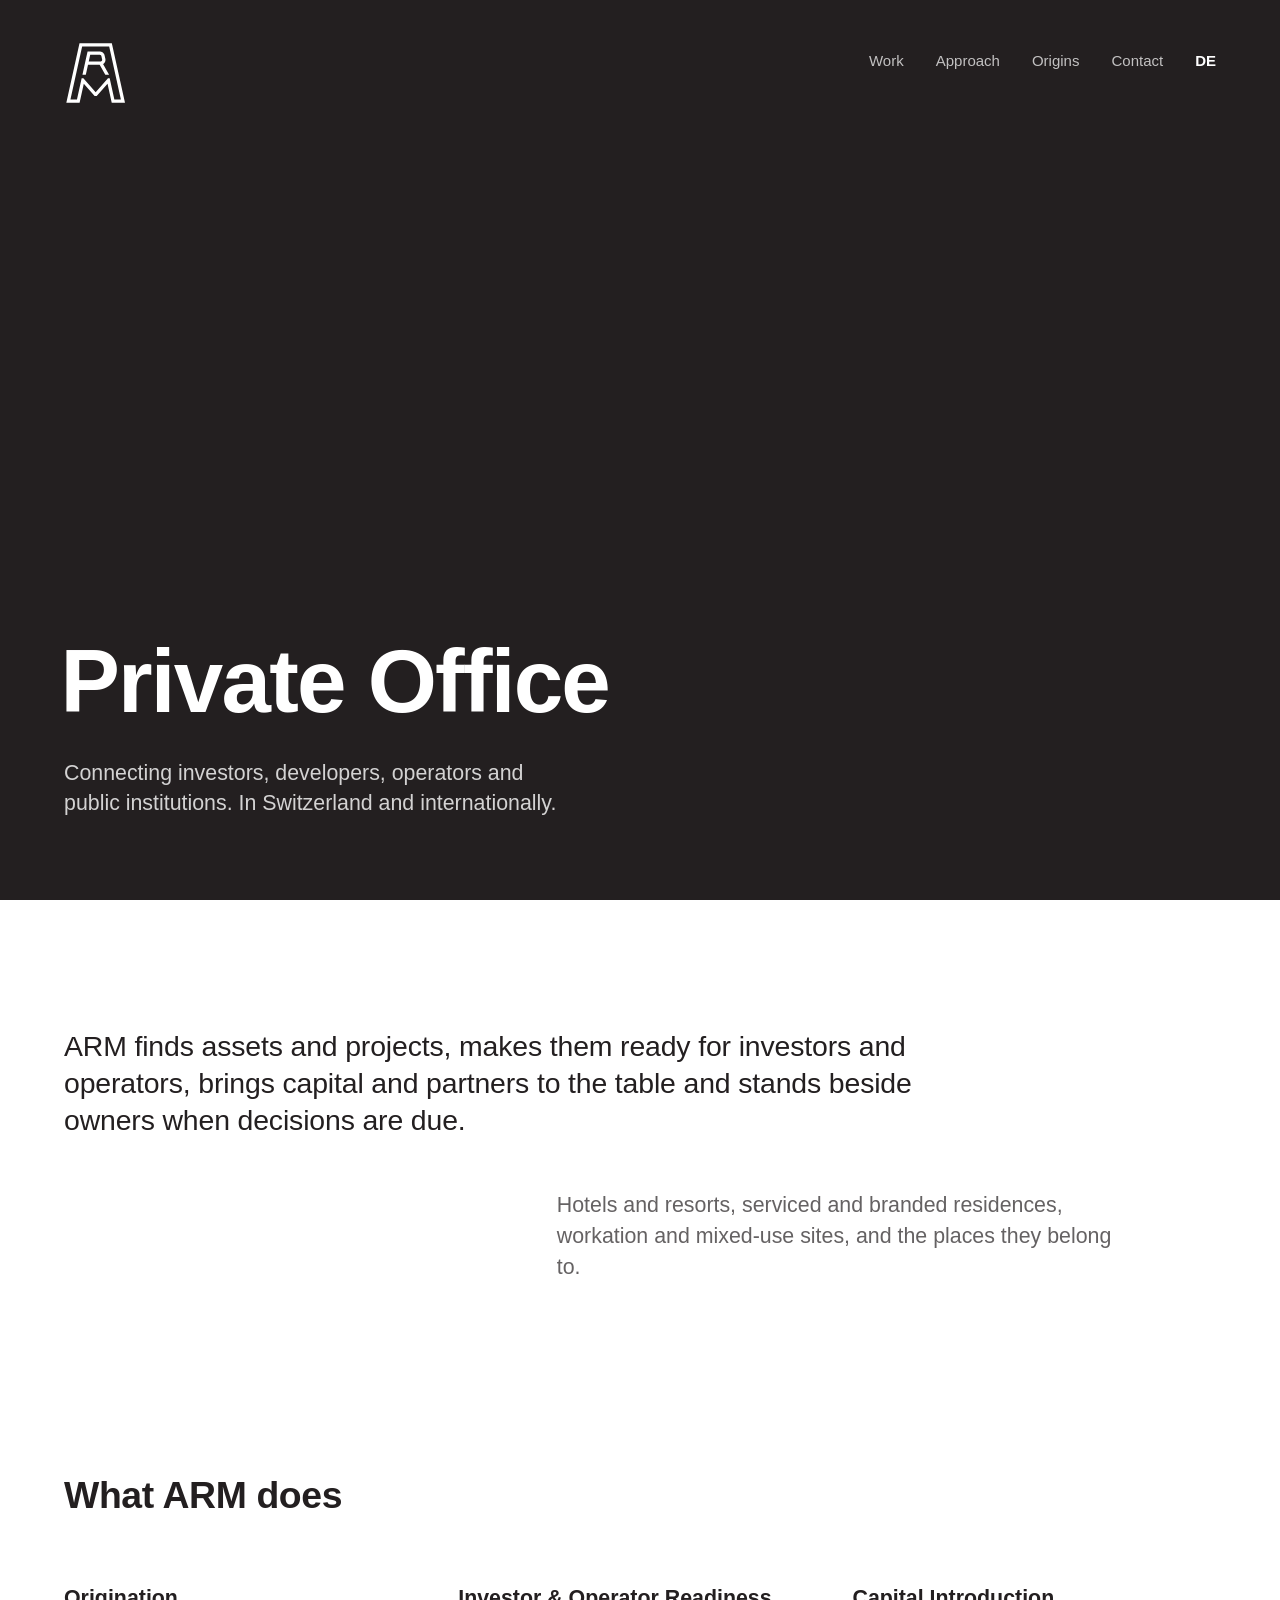
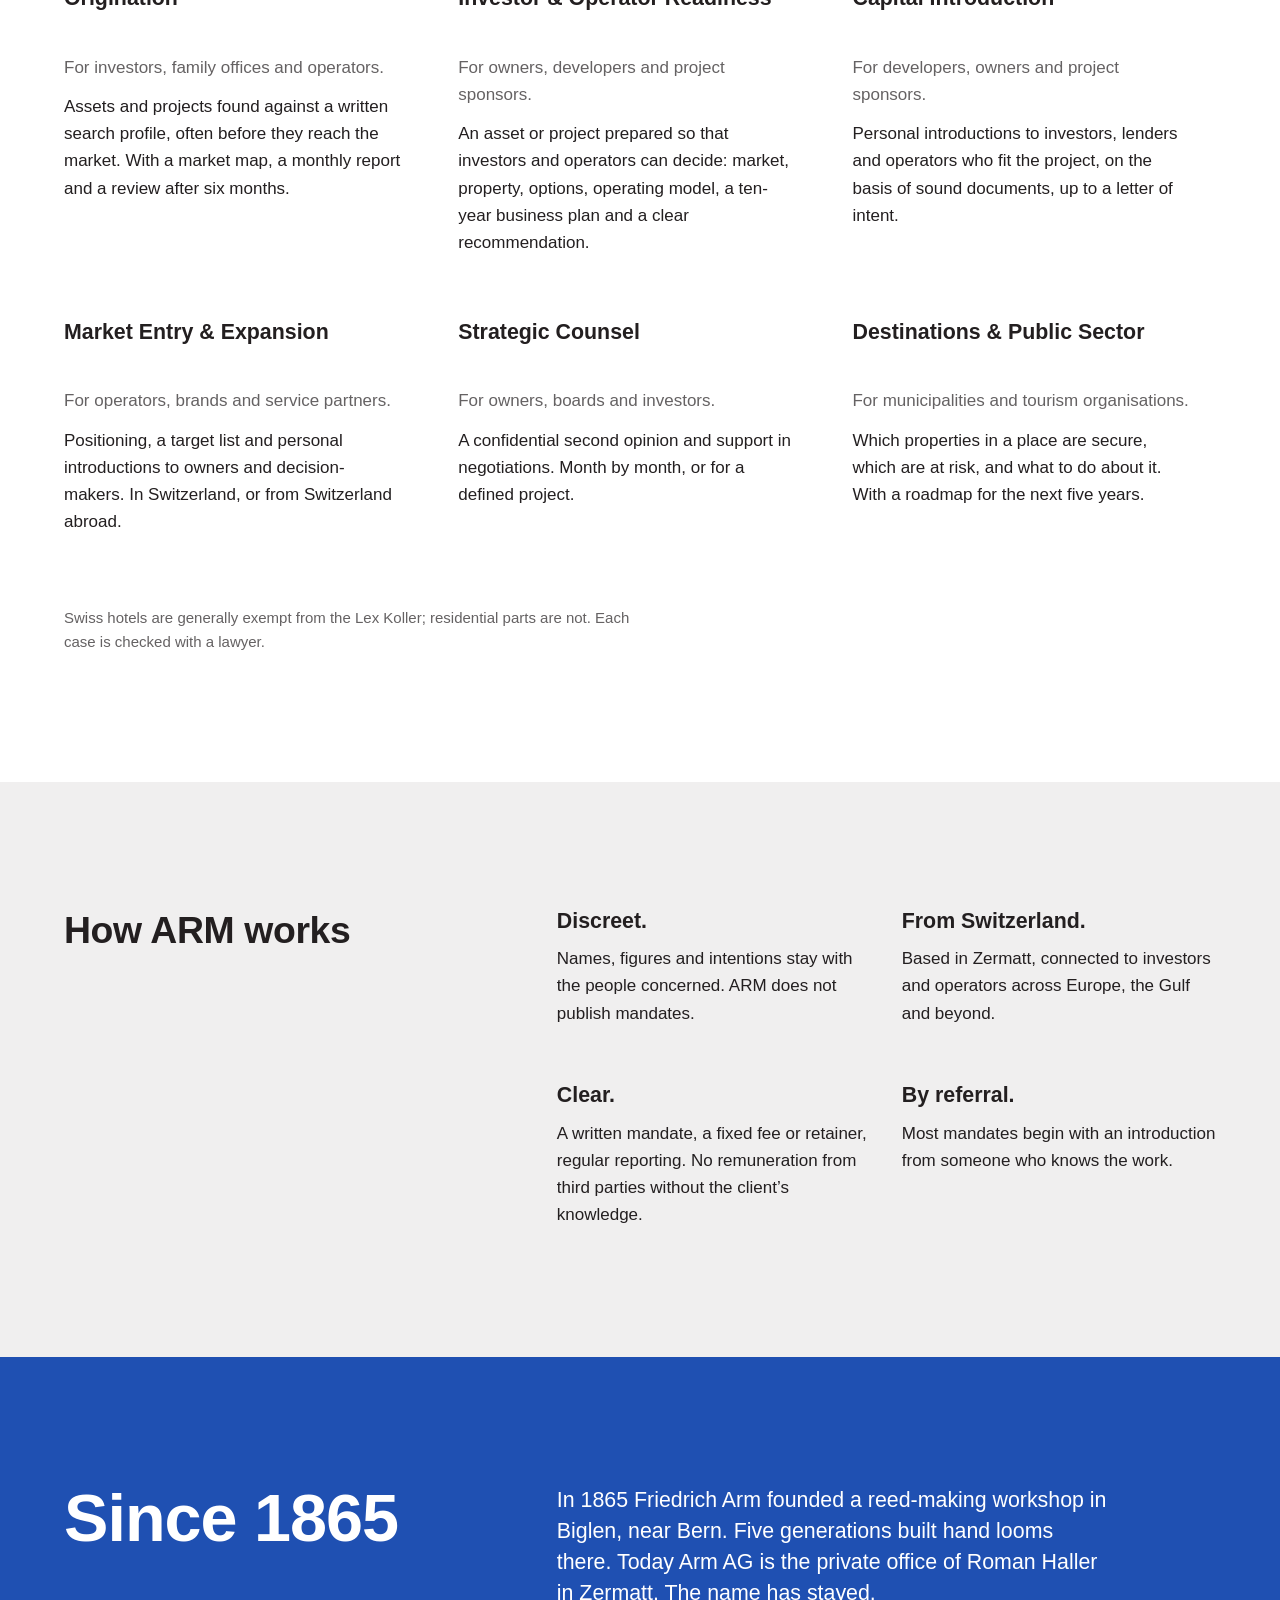
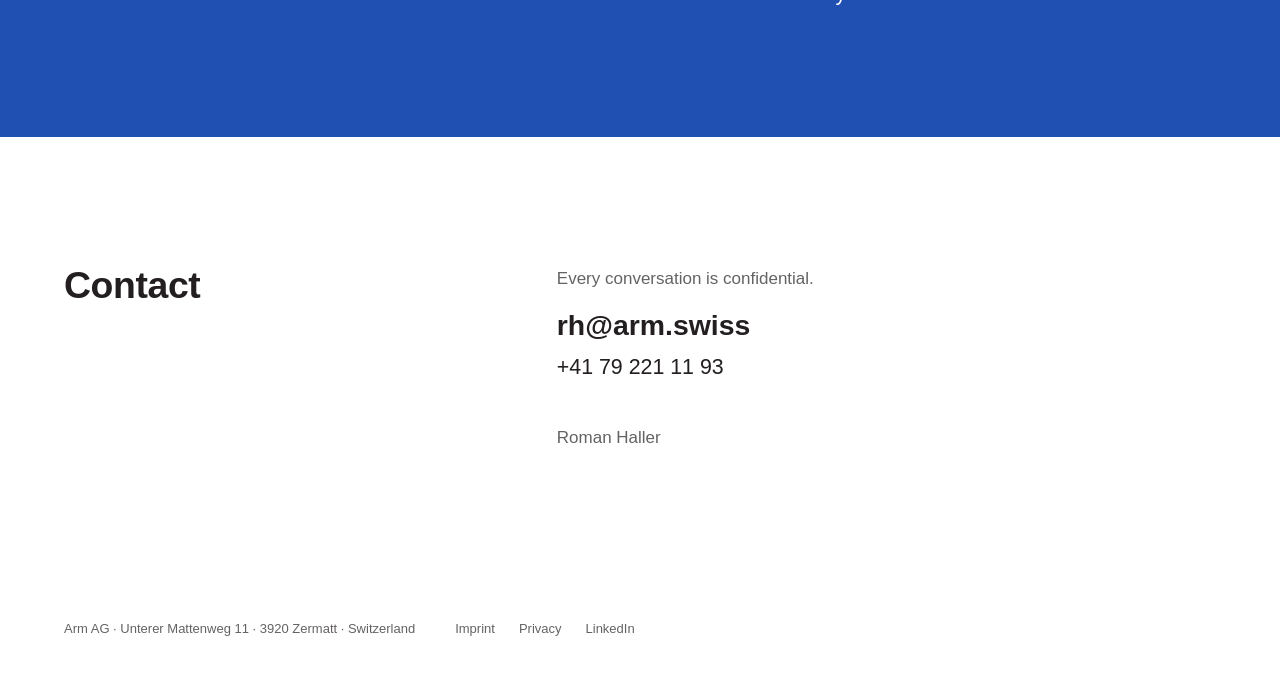
<file: index.html>
<!doctype html>
<html lang="en">
<head>
<meta charset="utf-8">
<meta name="viewport" content="width=device-width,initial-scale=1">
<title>ARM | Private Office</title>
<meta name="description" content="ARM – Private Office in Zermatt connects investors, developers, operators and public institutions, in Switzerland and internationally. Hotels and resorts, serviced and branded residences, workation and mixed-use sites.">
<link rel="canonical" href="https://www.arm.swiss/">
<link rel="alternate" hreflang="en" href="https://www.arm.swiss/"><link rel="alternate" hreflang="de" href="https://www.arm.swiss/de/"><link rel="alternate" hreflang="x-default" href="https://www.arm.swiss/">
<link rel="icon" href="./favicon.svg" type="image/svg+xml">
<link rel="icon" href="./favicon-32.png" sizes="32x32" type="image/png">
<link rel="apple-touch-icon" href="./apple-touch-icon.png">
<meta name="theme-color" content="#FFFFFF">
<meta property="og:type" content="website">
<meta property="og:site_name" content="ARM – Private Office">
<meta property="og:title" content="ARM | Private Office">
<meta property="og:description" content="ARM – Private Office in Zermatt connects investors, developers, operators and public institutions, in Switzerland and internationally. Hotels and resorts, serviced and branded residences, workation and mixed-use sites.">
<meta property="og:url" content="https://www.arm.swiss/">
<meta property="og:image" content="https://www.arm.swiss/img/og.png">
<meta property="og:image:width" content="1200"><meta property="og:image:height" content="630">
<meta property="og:image:alt" content="ARM monogram">
<meta name="twitter:card" content="summary_large_image">
<link rel="stylesheet" href="./style.css?v=4">
</head>
<body>
<a class="skip" href="#main">Skip to content</a>
<div class="hero">
<header class="top top-dark"><div class="wrap top-in">
<a class="mark" href="./" aria-label="ARM – Private Office, home"><svg xmlns="http://www.w3.org/2000/svg" class="mono" aria-hidden="true" focusable="false" viewBox="-9.6 -1.2 19.2 19.4"><path fill="#FFFFFF" fill-rule="evenodd" d="M-3.597,11.769 L-0.314,15.500 L0.314,15.500 L3.597,11.769 L4.868,17.500 L8.892,17.500 L4.901,-0.500 L-4.901,-0.500 L-8.892,17.500 L-4.868,17.500 Z M5.670,16.500 L4.251,10.100 L3.734,10.100 L0.000,14.343 L-3.734,10.100 L-4.251,10.100 L-5.670,16.500 L-7.646,16.500 L-4.099,0.500 L4.099,0.500 L7.646,16.500 Z M2.396,5.683 L2.473,5.619 L2.544,5.551 L2.612,5.477 L2.674,5.400 L2.731,5.318 L2.782,5.233 L2.828,5.145 L2.868,5.054 L2.901,4.960 L2.929,4.865 L2.950,4.768 L2.964,4.669 L2.972,4.570 L2.973,4.471 L2.968,4.372 L2.956,4.273 L2.940,4.183 L2.714,3.167 L2.692,3.082 L2.662,2.990 L2.627,2.900 L2.585,2.813 L2.538,2.728 L2.486,2.647 L2.428,2.569 L2.366,2.496 L2.299,2.426 L2.228,2.361 L2.153,2.300 L2.073,2.245 L1.991,2.195 L1.905,2.150 L1.817,2.110 L1.727,2.077 L1.634,2.049 L1.540,2.028 L1.444,2.012 L1.348,2.003 L1.260,2.000 L-2.456,2.000 L-3.163,5.192 L-3.163,5.192 L-4.007,9.000 L-2.983,9.000 L-2.318,6.000 L1.209,6.000 L2.920,9.000 L4.071,9.000 L2.240,5.789 L2.316,5.741 Z M1.284,3.001 L1.316,3.004 L1.348,3.010 L1.379,3.017 L1.410,3.026 L1.440,3.037 L1.469,3.050 L1.498,3.065 L1.525,3.082 L1.552,3.100 L1.577,3.121 L1.601,3.142 L1.623,3.165 L1.644,3.190 L1.663,3.216 L1.680,3.243 L1.696,3.271 L1.710,3.300 L1.722,3.330 L1.732,3.361 L1.742,3.400 L1.960,4.384 L1.967,4.424 L1.971,4.457 L1.973,4.490 L1.973,4.523 L1.970,4.556 L1.965,4.589 L1.958,4.622 L1.949,4.653 L1.938,4.685 L1.925,4.715 L1.909,4.744 L1.892,4.773 L1.873,4.800 L1.853,4.826 L1.830,4.850 L1.806,4.873 L1.781,4.894 L1.754,4.913 L1.726,4.931 L1.697,4.947 L1.667,4.961 L1.636,4.973 L1.604,4.982 L1.572,4.990 L1.539,4.995 L1.506,4.999 L1.465,5.000 L-2.096,5.000 L-1.653,3.000 L1.244,3.000 Z"/></svg></a>
<nav class="nav" aria-label="Main"><a href="./#work">Work</a><a href="./#approach">Approach</a><a href="./#origins">Origins</a><a href="./#contact">Contact</a><a class="lang" href="./de/" hreflang="de" lang="de" title="Deutsch">DE</a></nav>
</div></header>
<div class="wrap hero-in">
<h1>Private Office</h1>
<p class="sub">Connecting investors, developers, operators and public institutions. In Switzerland and internationally.</p>
</div>
</div>
<main id="main">
<section class="intro"><div class="wrap grid">
<p class="statement">ARM finds assets and projects, makes them ready for investors and operators, brings capital and partners to the table and stands beside owners when decisions are due.</p>
<p class="statement-2">Hotels and resorts, serviced and branded residences, workation and mixed-use sites, and the places they belong to.</p>
</div></section>

<section class="sec" id="work"><div class="wrap">
<h2 class="h2">What ARM does</h2>
<ul class="fields"><li class="field"><h3>Origination</h3><p class="who">For investors, family offices and operators.</p><p>Assets and projects found against a written search profile, often before they reach the market. With a market map, a monthly report and a review after six months.</p></li><li class="field"><h3>Investor &amp; Operator Readiness</h3><p class="who">For owners, developers and project sponsors.</p><p>An asset or project prepared so that investors and operators can decide: market, property, options, operating model, a ten-year business plan and a clear recommendation.</p></li><li class="field"><h3>Capital Introduction</h3><p class="who">For developers, owners and project sponsors.</p><p>Personal introductions to investors, lenders and operators who fit the project, on the basis of sound documents, up to a letter of intent.</p></li><li class="field"><h3>Market Entry &amp; Expansion</h3><p class="who">For operators, brands and service partners.</p><p>Positioning, a target list and personal introductions to owners and decision-makers. In Switzerland, or from Switzerland abroad.</p></li><li class="field"><h3>Strategic Counsel</h3><p class="who">For owners, boards and investors.</p><p>A confidential second opinion and support in negotiations. Month by month, or for a defined project.</p></li><li class="field"><h3>Destinations &amp; Public Sector</h3><p class="who">For municipalities and tourism organisations.</p><p>Which properties in a place are secure, which are at risk, and what to do about it. With a roadmap for the next five years.</p></li></ul>
<p class="note">Swiss hotels are generally exempt from the Lex Koller; residential parts are not. Each case is checked with a lawyer.</p>
</div></section>

<section class="sec sec-grey" id="approach"><div class="wrap grid">
<h2 class="h2 col-a">How ARM works</h2>
<ul class="way col-b"><li><h3>Discreet.</h3><p>Names, figures and intentions stay with the people concerned. ARM does not publish mandates.</p></li><li><h3>From Switzerland.</h3><p>Based in Zermatt, connected to investors and operators across Europe, the Gulf and beyond.</p></li><li><h3>Clear.</h3><p>A written mandate, a fixed fee or retainer, regular reporting. No remuneration from third parties without the client’s knowledge.</p></li><li><h3>By referral.</h3><p>Most mandates begin with an introduction from someone who knows the work.</p></li></ul>
</div></section>

<section class="origin" id="origins"><div class="wrap grid">
<h2 class="origin-h col-a">Since 1865</h2>
<p class="origin-t col-b">In 1865 Friedrich Arm founded a reed-making workshop in Biglen, near Bern. Five generations built hand looms there. Today Arm AG is the private office of Roman Haller in Zermatt. The name has stayed.</p>
</div></section>

<section class="sec contact" id="contact"><div class="wrap grid">
<h2 class="h2 col-a">Contact</h2>
<div class="col-b">
<p class="contact-lead">Every conversation is confidential.</p>
<p class="mail"><a href="mailto:rh@arm.swiss?subject=Enquiry%20via%20arm.swiss">rh@arm.swiss</a></p>
<p class="phone"><a href="tel:+41792211193">+41 79 221 11 93</a></p>
<p class="who-c">Roman Haller</p>
</div>
</div></section>
</main>
<script type="application/ld+json">{"@context": "https://schema.org", "@type": "Organization", "name": "ARM – Private Office", "legalName": "Arm AG", "url": "https://www.arm.swiss/", "logo": "https://www.arm.swiss/img/arm-monogramm-512.png", "foundingDate": "1865", "email": "rh@arm.swiss", "telephone": "+41 79 221 11 93", "address": {"@type": "PostalAddress", "streetAddress": "Unterer Mattenweg 11", "postalCode": "3920", "addressLocality": "Zermatt", "addressRegion": "VS", "addressCountry": "CH"}, "sameAs": ["https://www.linkedin.com/company/armswiss/"]}</script>
<footer class="foot"><div class="wrap foot-in">
<p>Arm AG · Unterer Mattenweg 11 · 3920 Zermatt · Switzerland</p>
<p class="foot-links"><a href="./legal-notice/">Imprint</a><a href="./privacy-policy/">Privacy</a><a href="https://www.linkedin.com/company/armswiss/" rel="noopener">LinkedIn</a></p>
</div></footer>
</body>
</html>
</file>
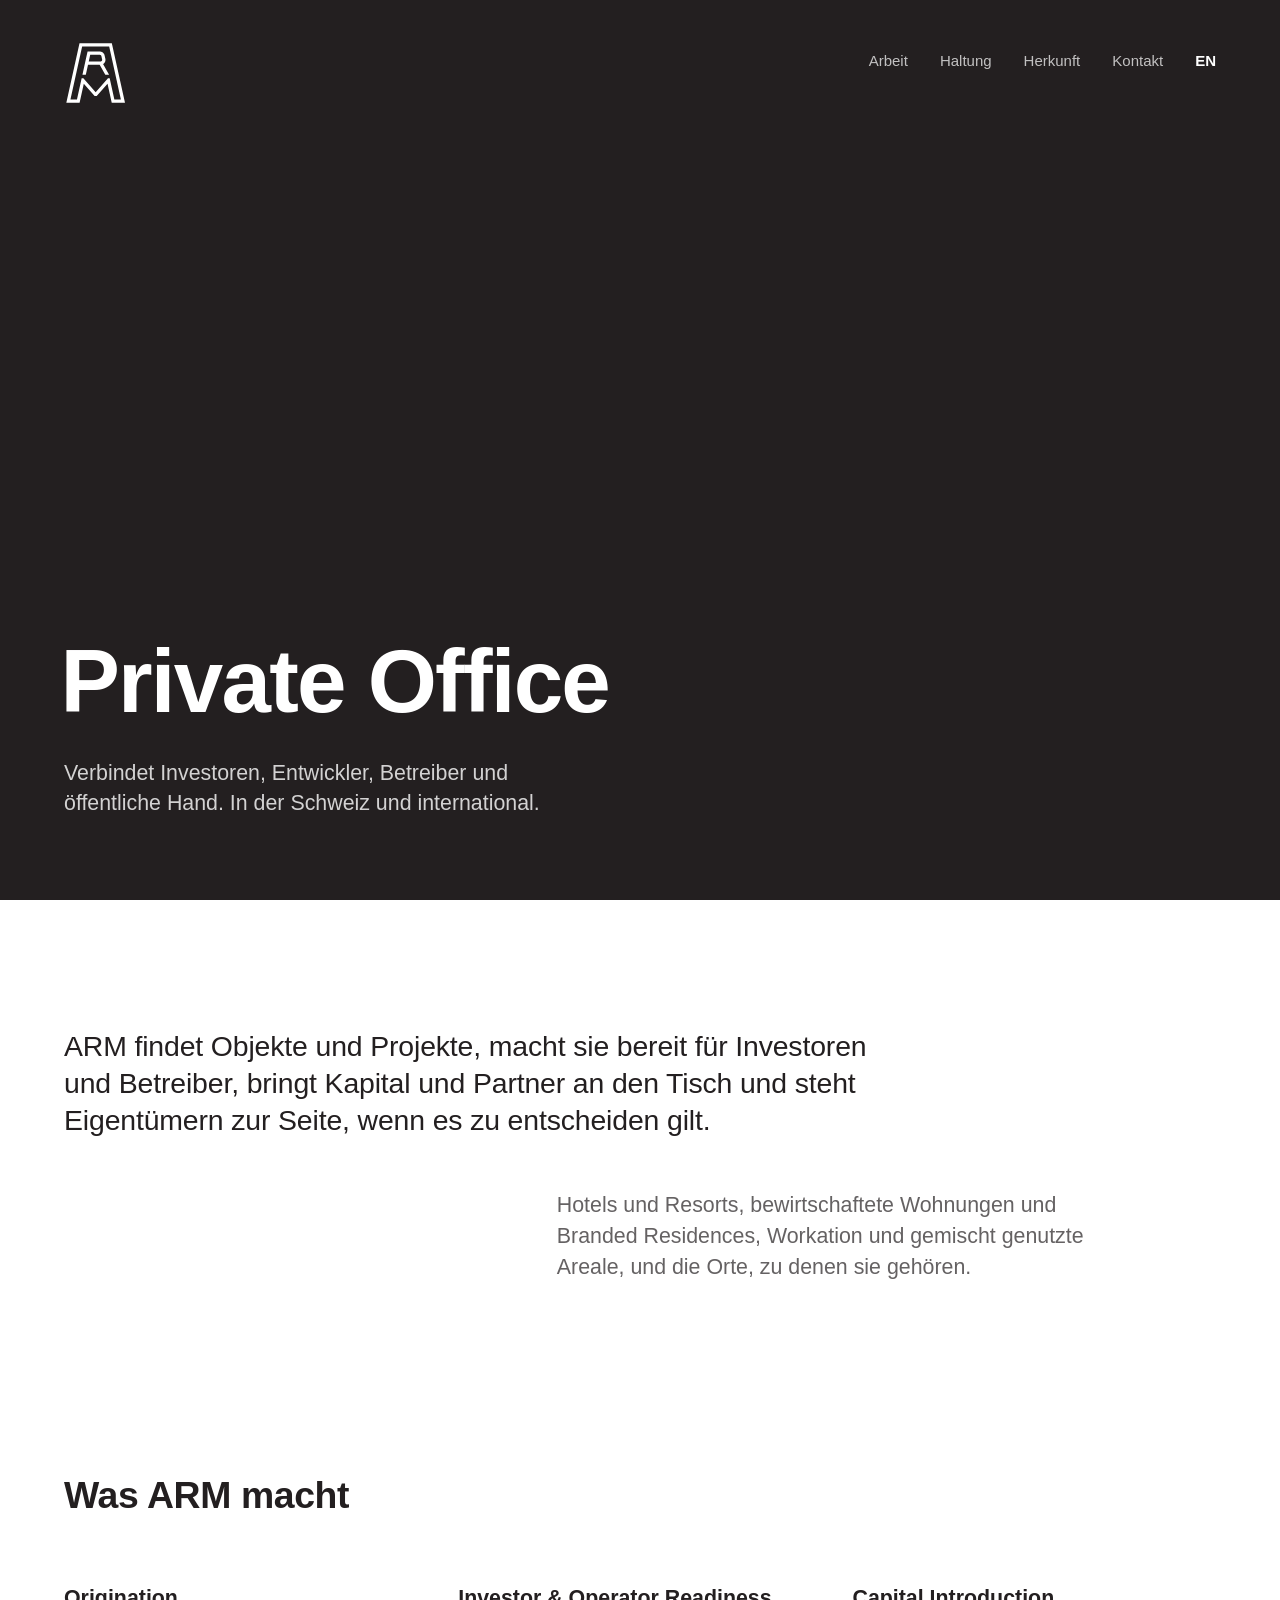
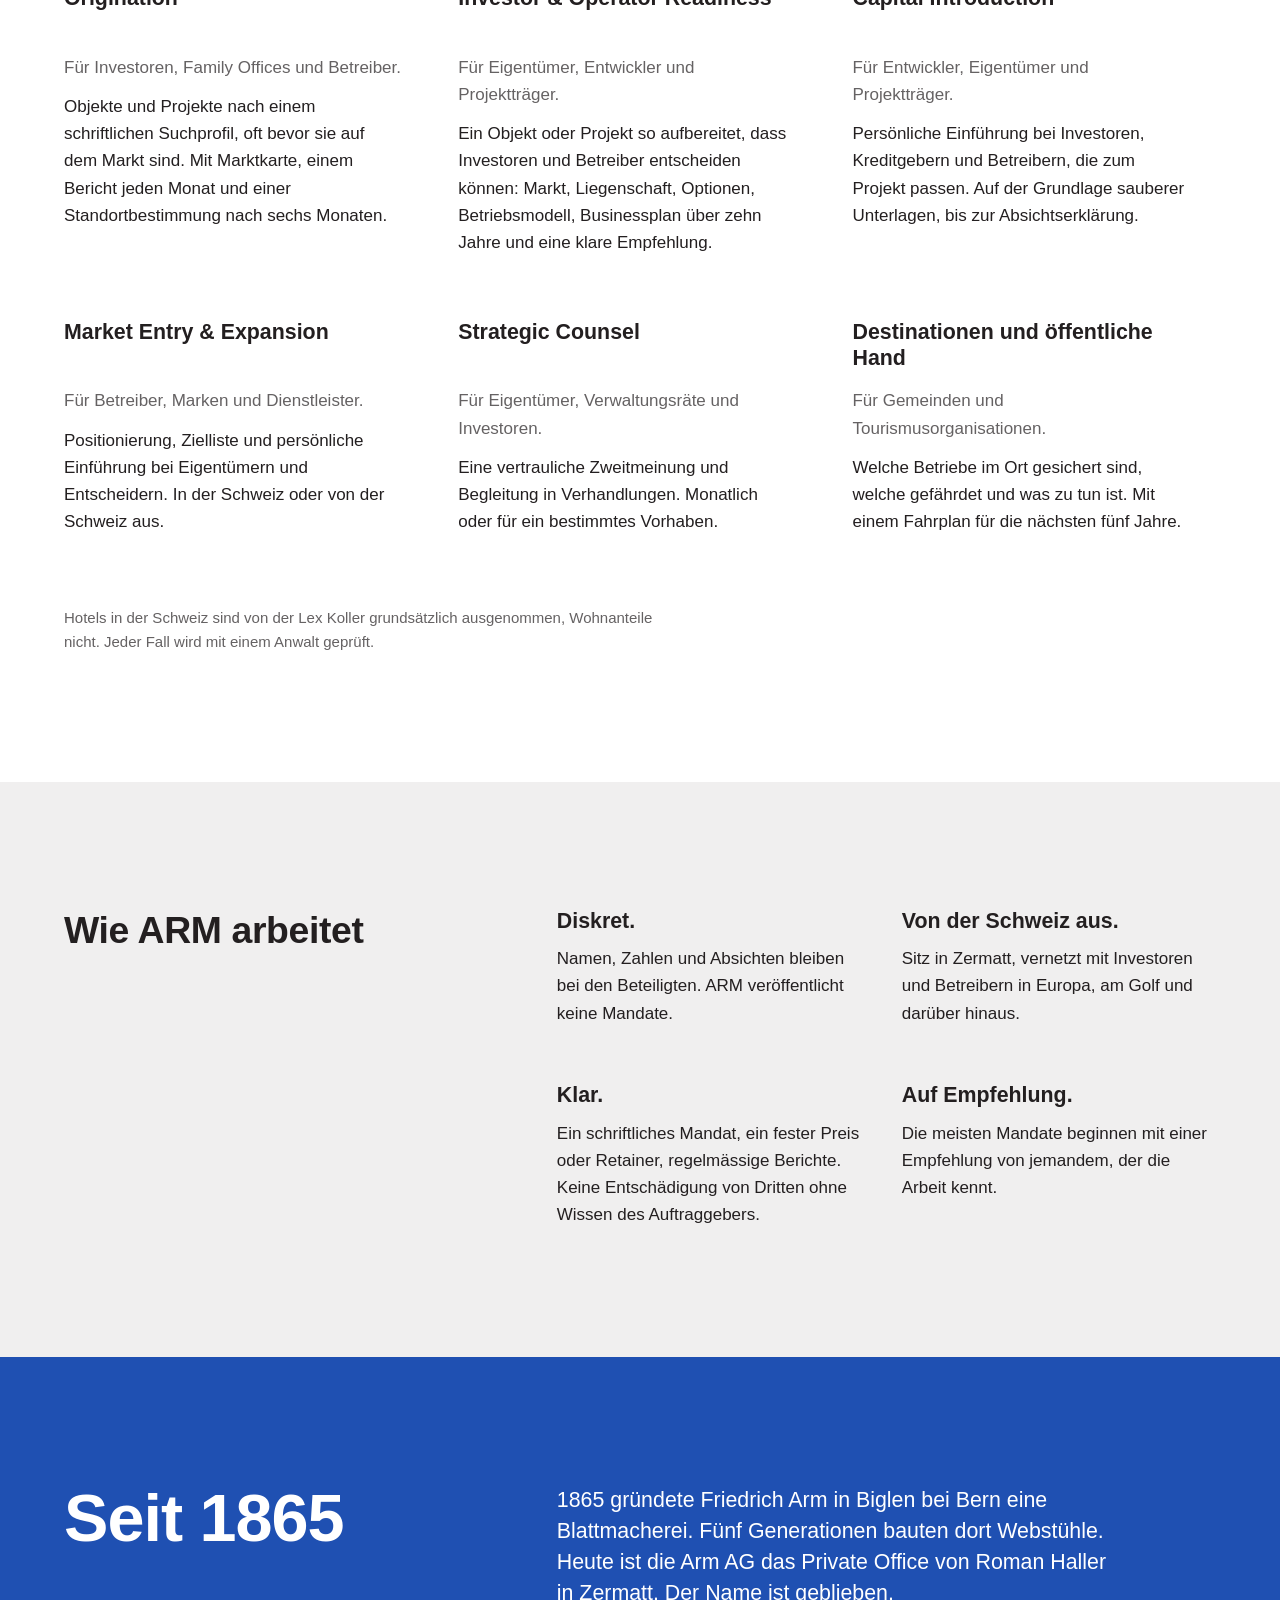
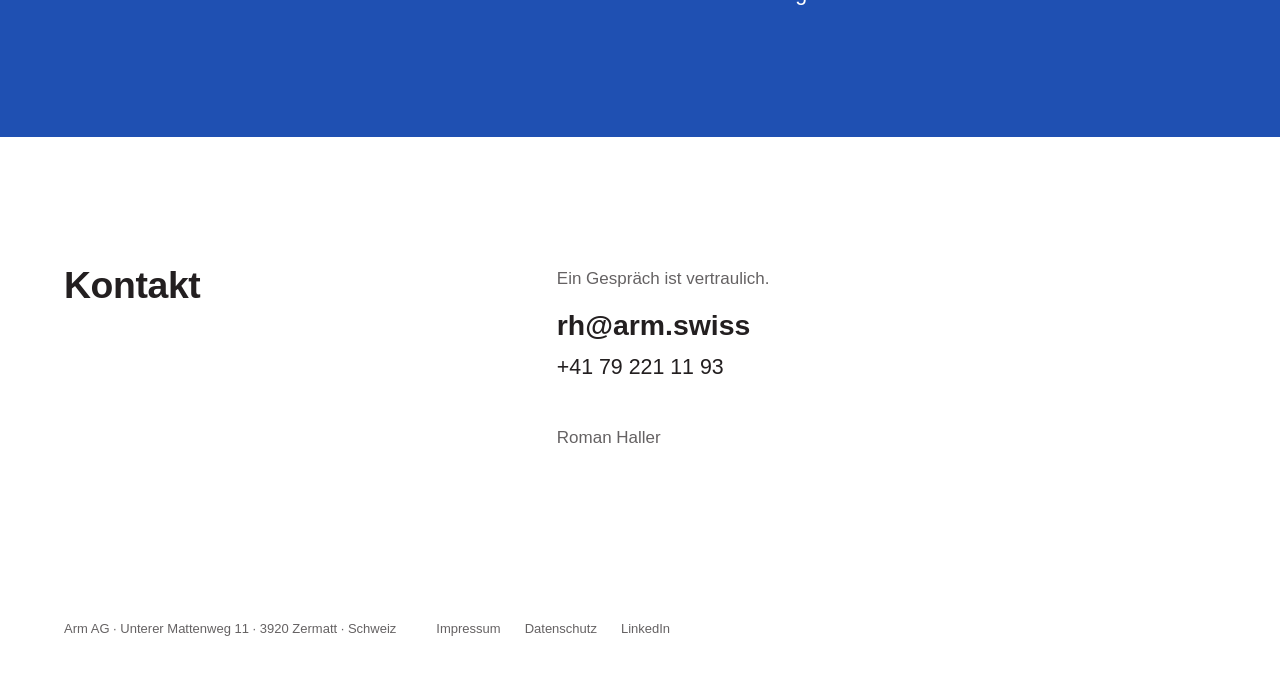
<file: de/index.html>
<!doctype html>
<html lang="de-CH">
<head>
<meta charset="utf-8">
<meta name="viewport" content="width=device-width,initial-scale=1">
<title>ARM | Private Office</title>
<meta name="description" content="ARM – Private Office in Zermatt verbindet Investoren, Entwickler, Betreiber und öffentliche Institutionen, in der Schweiz und international. Hotels und Resorts, bewirtschaftete Wohnungen und Branded Residences, Workation und gemischt genutzte Areale.">
<link rel="canonical" href="https://www.arm.swiss/de/">
<link rel="alternate" hreflang="en" href="https://www.arm.swiss/"><link rel="alternate" hreflang="de" href="https://www.arm.swiss/de/"><link rel="alternate" hreflang="x-default" href="https://www.arm.swiss/">
<link rel="icon" href="../favicon.svg" type="image/svg+xml">
<link rel="icon" href="../favicon-32.png" sizes="32x32" type="image/png">
<link rel="apple-touch-icon" href="../apple-touch-icon.png">
<meta name="theme-color" content="#FFFFFF">
<meta property="og:type" content="website">
<meta property="og:site_name" content="ARM – Private Office">
<meta property="og:title" content="ARM | Private Office">
<meta property="og:description" content="ARM – Private Office in Zermatt verbindet Investoren, Entwickler, Betreiber und öffentliche Institutionen, in der Schweiz und international. Hotels und Resorts, bewirtschaftete Wohnungen und Branded Residences, Workation und gemischt genutzte Areale.">
<meta property="og:url" content="https://www.arm.swiss/de/">
<meta property="og:image" content="https://www.arm.swiss/img/og.png">
<meta property="og:image:width" content="1200"><meta property="og:image:height" content="630">
<meta property="og:image:alt" content="ARM monogram">
<meta name="twitter:card" content="summary_large_image">
<link rel="stylesheet" href="../style.css?v=4">
</head>
<body>
<a class="skip" href="#main">Zum Inhalt</a>
<div class="hero">
<header class="top top-dark"><div class="wrap top-in">
<a class="mark" href="../de/" aria-label="ARM – Private Office, Startseite"><svg xmlns="http://www.w3.org/2000/svg" class="mono" aria-hidden="true" focusable="false" viewBox="-9.6 -1.2 19.2 19.4"><path fill="#FFFFFF" fill-rule="evenodd" d="M-3.597,11.769 L-0.314,15.500 L0.314,15.500 L3.597,11.769 L4.868,17.500 L8.892,17.500 L4.901,-0.500 L-4.901,-0.500 L-8.892,17.500 L-4.868,17.500 Z M5.670,16.500 L4.251,10.100 L3.734,10.100 L0.000,14.343 L-3.734,10.100 L-4.251,10.100 L-5.670,16.500 L-7.646,16.500 L-4.099,0.500 L4.099,0.500 L7.646,16.500 Z M2.396,5.683 L2.473,5.619 L2.544,5.551 L2.612,5.477 L2.674,5.400 L2.731,5.318 L2.782,5.233 L2.828,5.145 L2.868,5.054 L2.901,4.960 L2.929,4.865 L2.950,4.768 L2.964,4.669 L2.972,4.570 L2.973,4.471 L2.968,4.372 L2.956,4.273 L2.940,4.183 L2.714,3.167 L2.692,3.082 L2.662,2.990 L2.627,2.900 L2.585,2.813 L2.538,2.728 L2.486,2.647 L2.428,2.569 L2.366,2.496 L2.299,2.426 L2.228,2.361 L2.153,2.300 L2.073,2.245 L1.991,2.195 L1.905,2.150 L1.817,2.110 L1.727,2.077 L1.634,2.049 L1.540,2.028 L1.444,2.012 L1.348,2.003 L1.260,2.000 L-2.456,2.000 L-3.163,5.192 L-3.163,5.192 L-4.007,9.000 L-2.983,9.000 L-2.318,6.000 L1.209,6.000 L2.920,9.000 L4.071,9.000 L2.240,5.789 L2.316,5.741 Z M1.284,3.001 L1.316,3.004 L1.348,3.010 L1.379,3.017 L1.410,3.026 L1.440,3.037 L1.469,3.050 L1.498,3.065 L1.525,3.082 L1.552,3.100 L1.577,3.121 L1.601,3.142 L1.623,3.165 L1.644,3.190 L1.663,3.216 L1.680,3.243 L1.696,3.271 L1.710,3.300 L1.722,3.330 L1.732,3.361 L1.742,3.400 L1.960,4.384 L1.967,4.424 L1.971,4.457 L1.973,4.490 L1.973,4.523 L1.970,4.556 L1.965,4.589 L1.958,4.622 L1.949,4.653 L1.938,4.685 L1.925,4.715 L1.909,4.744 L1.892,4.773 L1.873,4.800 L1.853,4.826 L1.830,4.850 L1.806,4.873 L1.781,4.894 L1.754,4.913 L1.726,4.931 L1.697,4.947 L1.667,4.961 L1.636,4.973 L1.604,4.982 L1.572,4.990 L1.539,4.995 L1.506,4.999 L1.465,5.000 L-2.096,5.000 L-1.653,3.000 L1.244,3.000 Z"/></svg></a>
<nav class="nav" aria-label="Hauptnavigation"><a href="../de/#arbeit">Arbeit</a><a href="../de/#haltung">Haltung</a><a href="../de/#herkunft">Herkunft</a><a href="../de/#kontakt">Kontakt</a><a class="lang" href="../" hreflang="en" lang="en" title="English">EN</a></nav>
</div></header>
<div class="wrap hero-in">
<h1>Private Office</h1>
<p class="sub">Verbindet Investoren, Entwickler, Betreiber und öffentliche Hand. In der Schweiz und international.</p>
</div>
</div>
<main id="main">
<section class="intro"><div class="wrap grid">
<p class="statement">ARM findet Objekte und Projekte, macht sie bereit für Investoren und Betreiber, bringt Kapital und Partner an den Tisch und steht Eigentümern zur Seite, wenn es zu entscheiden gilt.</p>
<p class="statement-2">Hotels und Resorts, bewirtschaftete Wohnungen und Branded Residences, Workation und gemischt genutzte Areale, und die Orte, zu denen sie gehören.</p>
</div></section>

<section class="sec" id="arbeit"><div class="wrap">
<h2 class="h2">Was ARM macht</h2>
<ul class="fields"><li class="field"><h3>Origination</h3><p class="who">Für Investoren, Family Offices und Betreiber.</p><p>Objekte und Projekte nach einem schriftlichen Suchprofil, oft bevor sie auf dem Markt sind. Mit Marktkarte, einem Bericht jeden Monat und einer Standortbestimmung nach sechs Monaten.</p></li><li class="field"><h3>Investor &amp; Operator Readiness</h3><p class="who">Für Eigentümer, Entwickler und Projektträger.</p><p>Ein Objekt oder Projekt so aufbereitet, dass Investoren und Betreiber entscheiden können: Markt, Liegenschaft, Optionen, Betriebsmodell, Businessplan über zehn Jahre und eine klare Empfehlung.</p></li><li class="field"><h3>Capital Introduction</h3><p class="who">Für Entwickler, Eigentümer und Projektträger.</p><p>Persönliche Einführung bei Investoren, Kreditgebern und Betreibern, die zum Projekt passen. Auf der Grundlage sauberer Unterlagen, bis zur Absichtserklärung.</p></li><li class="field"><h3>Market Entry &amp; Expansion</h3><p class="who">Für Betreiber, Marken und Dienstleister.</p><p>Positionierung, Zielliste und persönliche Einführung bei Eigentümern und Entscheidern. In der Schweiz oder von der Schweiz aus.</p></li><li class="field"><h3>Strategic Counsel</h3><p class="who">Für Eigentümer, Verwaltungsräte und Investoren.</p><p>Eine vertrauliche Zweitmeinung und Begleitung in Verhandlungen. Monatlich oder für ein bestimmtes Vorhaben.</p></li><li class="field"><h3>Destinationen und öffentliche Hand</h3><p class="who">Für Gemeinden und Tourismusorganisationen.</p><p>Welche Betriebe im Ort gesichert sind, welche gefährdet und was zu tun ist. Mit einem Fahrplan für die nächsten fünf Jahre.</p></li></ul>
<p class="note">Hotels in der Schweiz sind von der Lex Koller grundsätzlich ausgenommen, Wohnanteile nicht. Jeder Fall wird mit einem Anwalt geprüft.</p>
</div></section>

<section class="sec sec-grey" id="haltung"><div class="wrap grid">
<h2 class="h2 col-a">Wie ARM arbeitet</h2>
<ul class="way col-b"><li><h3>Diskret.</h3><p>Namen, Zahlen und Absichten bleiben bei den Beteiligten. ARM veröffentlicht keine Mandate.</p></li><li><h3>Von der Schweiz aus.</h3><p>Sitz in Zermatt, vernetzt mit Investoren und Betreibern in Europa, am Golf und darüber hinaus.</p></li><li><h3>Klar.</h3><p>Ein schriftliches Mandat, ein fester Preis oder Retainer, regelmässige Berichte. Keine Entschädigung von Dritten ohne Wissen des Auftraggebers.</p></li><li><h3>Auf Empfehlung.</h3><p>Die meisten Mandate beginnen mit einer Empfehlung von jemandem, der die Arbeit kennt.</p></li></ul>
</div></section>

<section class="origin" id="herkunft"><div class="wrap grid">
<h2 class="origin-h col-a">Seit 1865</h2>
<p class="origin-t col-b">1865 gründete Friedrich Arm in Biglen bei Bern eine Blattmacherei. Fünf Generationen bauten dort Webstühle. Heute ist die Arm AG das Private Office von Roman Haller in Zermatt. Der Name ist geblieben.</p>
</div></section>

<section class="sec contact" id="kontakt"><div class="wrap grid">
<h2 class="h2 col-a">Kontakt</h2>
<div class="col-b">
<p class="contact-lead">Ein Gespräch ist vertraulich.</p>
<p class="mail"><a href="mailto:rh@arm.swiss?subject=Anfrage%20%C3%BCber%20arm.swiss">rh@arm.swiss</a></p>
<p class="phone"><a href="tel:+41792211193">+41 79 221 11 93</a></p>
<p class="who-c">Roman Haller</p>
</div>
</div></section>
</main>
<script type="application/ld+json">{"@context": "https://schema.org", "@type": "Organization", "name": "ARM – Private Office", "legalName": "Arm AG", "url": "https://www.arm.swiss/", "logo": "https://www.arm.swiss/img/arm-monogramm-512.png", "foundingDate": "1865", "email": "rh@arm.swiss", "telephone": "+41 79 221 11 93", "address": {"@type": "PostalAddress", "streetAddress": "Unterer Mattenweg 11", "postalCode": "3920", "addressLocality": "Zermatt", "addressRegion": "VS", "addressCountry": "CH"}, "sameAs": ["https://www.linkedin.com/company/armswiss/"]}</script>
<footer class="foot"><div class="wrap foot-in">
<p>Arm AG · Unterer Mattenweg 11 · 3920 Zermatt · Schweiz</p>
<p class="foot-links"><a href="../de/impressum/">Impressum</a><a href="../de/datenschutz/">Datenschutz</a><a href="https://www.linkedin.com/company/armswiss/" rel="noopener">LinkedIn</a></p>
</div></footer>
</body>
</html>
</file>
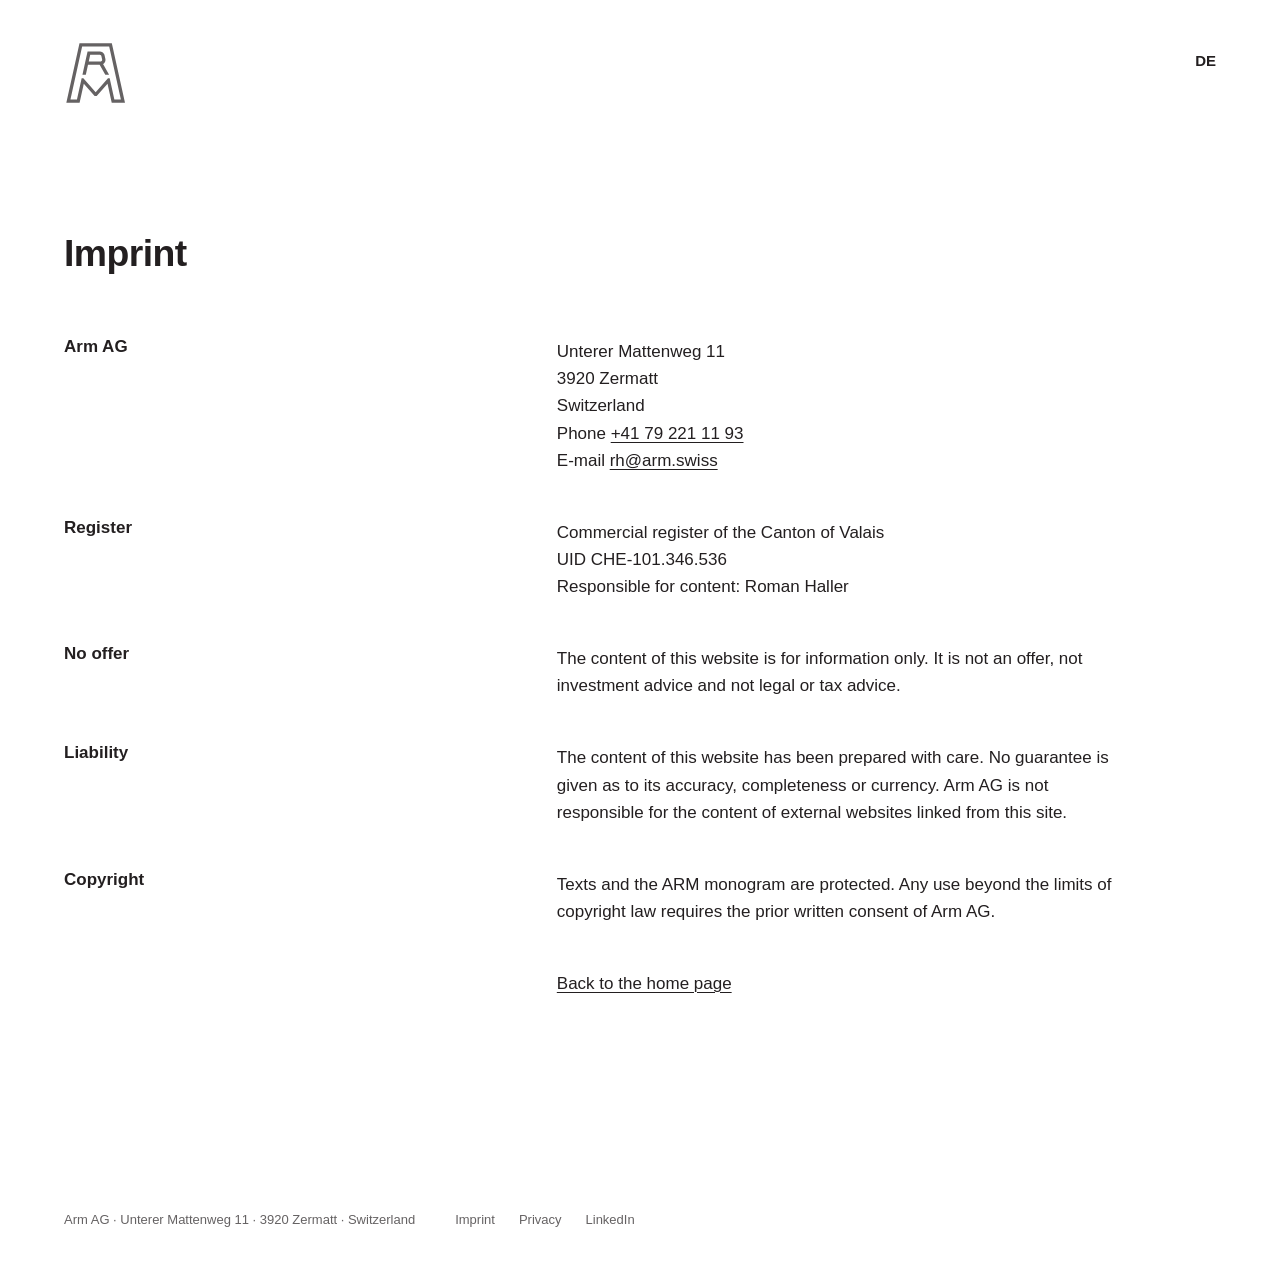
<file: legal-notice/index.html>
<!doctype html>
<html lang="en">
<head>
<meta charset="utf-8">
<meta name="viewport" content="width=device-width,initial-scale=1">
<title>Imprint | ARM</title>
<meta name="description" content="Imprint, Arm AG, Zermatt">
<link rel="canonical" href="https://www.arm.swiss/legal-notice/">
<link rel="alternate" hreflang="en" href="https://www.arm.swiss/legal-notice/"><link rel="alternate" hreflang="de" href="https://www.arm.swiss/de/impressum/">
<link rel="icon" href="../favicon.svg" type="image/svg+xml">
<link rel="icon" href="../favicon-32.png" sizes="32x32" type="image/png">
<link rel="apple-touch-icon" href="../apple-touch-icon.png">
<meta name="theme-color" content="#FFFFFF">
<meta name="robots" content="noindex,follow">
<meta property="og:type" content="website">
<meta property="og:site_name" content="ARM – Private Office">
<meta property="og:title" content="Imprint | ARM">
<meta property="og:description" content="Imprint, Arm AG, Zermatt">
<meta property="og:url" content="https://www.arm.swiss/legal-notice/">
<meta property="og:image" content="https://www.arm.swiss/img/og.png">
<meta property="og:image:width" content="1200"><meta property="og:image:height" content="630">
<meta property="og:image:alt" content="ARM monogram">
<meta name="twitter:card" content="summary_large_image">
<link rel="stylesheet" href="../style.css?v=4">
</head>
<body>
<a class="skip" href="#main">Skip to content</a>
<header class="top"><div class="wrap top-in">
<a class="mark" href="../" aria-label="ARM – Private Office, home"><svg xmlns="http://www.w3.org/2000/svg" class="mono" aria-hidden="true" focusable="false" viewBox="-9.6 -1.2 19.2 19.4"><path fill="#656263" fill-rule="evenodd" d="M-3.597,11.769 L-0.314,15.500 L0.314,15.500 L3.597,11.769 L4.868,17.500 L8.892,17.500 L4.901,-0.500 L-4.901,-0.500 L-8.892,17.500 L-4.868,17.500 Z M5.670,16.500 L4.251,10.100 L3.734,10.100 L0.000,14.343 L-3.734,10.100 L-4.251,10.100 L-5.670,16.500 L-7.646,16.500 L-4.099,0.500 L4.099,0.500 L7.646,16.500 Z M2.396,5.683 L2.473,5.619 L2.544,5.551 L2.612,5.477 L2.674,5.400 L2.731,5.318 L2.782,5.233 L2.828,5.145 L2.868,5.054 L2.901,4.960 L2.929,4.865 L2.950,4.768 L2.964,4.669 L2.972,4.570 L2.973,4.471 L2.968,4.372 L2.956,4.273 L2.940,4.183 L2.714,3.167 L2.692,3.082 L2.662,2.990 L2.627,2.900 L2.585,2.813 L2.538,2.728 L2.486,2.647 L2.428,2.569 L2.366,2.496 L2.299,2.426 L2.228,2.361 L2.153,2.300 L2.073,2.245 L1.991,2.195 L1.905,2.150 L1.817,2.110 L1.727,2.077 L1.634,2.049 L1.540,2.028 L1.444,2.012 L1.348,2.003 L1.260,2.000 L-2.456,2.000 L-3.163,5.192 L-3.163,5.192 L-4.007,9.000 L-2.983,9.000 L-2.318,6.000 L1.209,6.000 L2.920,9.000 L4.071,9.000 L2.240,5.789 L2.316,5.741 Z M1.284,3.001 L1.316,3.004 L1.348,3.010 L1.379,3.017 L1.410,3.026 L1.440,3.037 L1.469,3.050 L1.498,3.065 L1.525,3.082 L1.552,3.100 L1.577,3.121 L1.601,3.142 L1.623,3.165 L1.644,3.190 L1.663,3.216 L1.680,3.243 L1.696,3.271 L1.710,3.300 L1.722,3.330 L1.732,3.361 L1.742,3.400 L1.960,4.384 L1.967,4.424 L1.971,4.457 L1.973,4.490 L1.973,4.523 L1.970,4.556 L1.965,4.589 L1.958,4.622 L1.949,4.653 L1.938,4.685 L1.925,4.715 L1.909,4.744 L1.892,4.773 L1.873,4.800 L1.853,4.826 L1.830,4.850 L1.806,4.873 L1.781,4.894 L1.754,4.913 L1.726,4.931 L1.697,4.947 L1.667,4.961 L1.636,4.973 L1.604,4.982 L1.572,4.990 L1.539,4.995 L1.506,4.999 L1.465,5.000 L-2.096,5.000 L-1.653,3.000 L1.244,3.000 Z"/></svg></a>
<nav class="nav" aria-label="Main"><a class="lang" href="../de/impressum/" hreflang="de" lang="de" title="Deutsch">DE</a></nav>
</div></header>
<main id="main">
<section class="page-head"><div class="wrap"><h1>Imprint</h1></div></section>
<section class="legal"><div class="wrap"><div class="grid row"><h2 class="row-h col-a">Arm AG</h2><p class="col-b">Unterer Mattenweg 11<br>3920 Zermatt<br>Switzerland<br>Phone <a href="tel:+41792211193">+41 79 221 11 93</a><br>E-mail <a href="mailto:rh@arm.swiss">rh@arm.swiss</a></p></div><div class="grid row"><h2 class="row-h col-a">Register</h2><p class="col-b">Commercial register of the Canton of Valais<br>UID CHE-101.346.536<br>Responsible for content: Roman Haller</p></div><div class="grid row"><h2 class="row-h col-a">No offer</h2><p class="col-b">The content of this website is for information only. It is not an offer, not investment advice and not legal or tax advice.</p></div><div class="grid row"><h2 class="row-h col-a">Liability</h2><p class="col-b">The content of this website has been prepared with care. No guarantee is given as to its accuracy, completeness or currency. Arm AG is not responsible for the content of external websites linked from this site.</p></div><div class="grid row"><h2 class="row-h col-a">Copyright</h2><p class="col-b">Texts and the ARM monogram are protected. Any use beyond the limits of copyright law requires the prior written consent of Arm AG.</p></div>
<div class="grid row"><p class="col-b"><a href="../">Back to the home page</a></p></div>
</div></section>
</main>
<footer class="foot"><div class="wrap foot-in">
<p>Arm AG · Unterer Mattenweg 11 · 3920 Zermatt · Switzerland</p>
<p class="foot-links"><a href="../legal-notice/">Imprint</a><a href="../privacy-policy/">Privacy</a><a href="https://www.linkedin.com/company/armswiss/" rel="noopener">LinkedIn</a></p>
</div></footer>
</body>
</html>
</file>
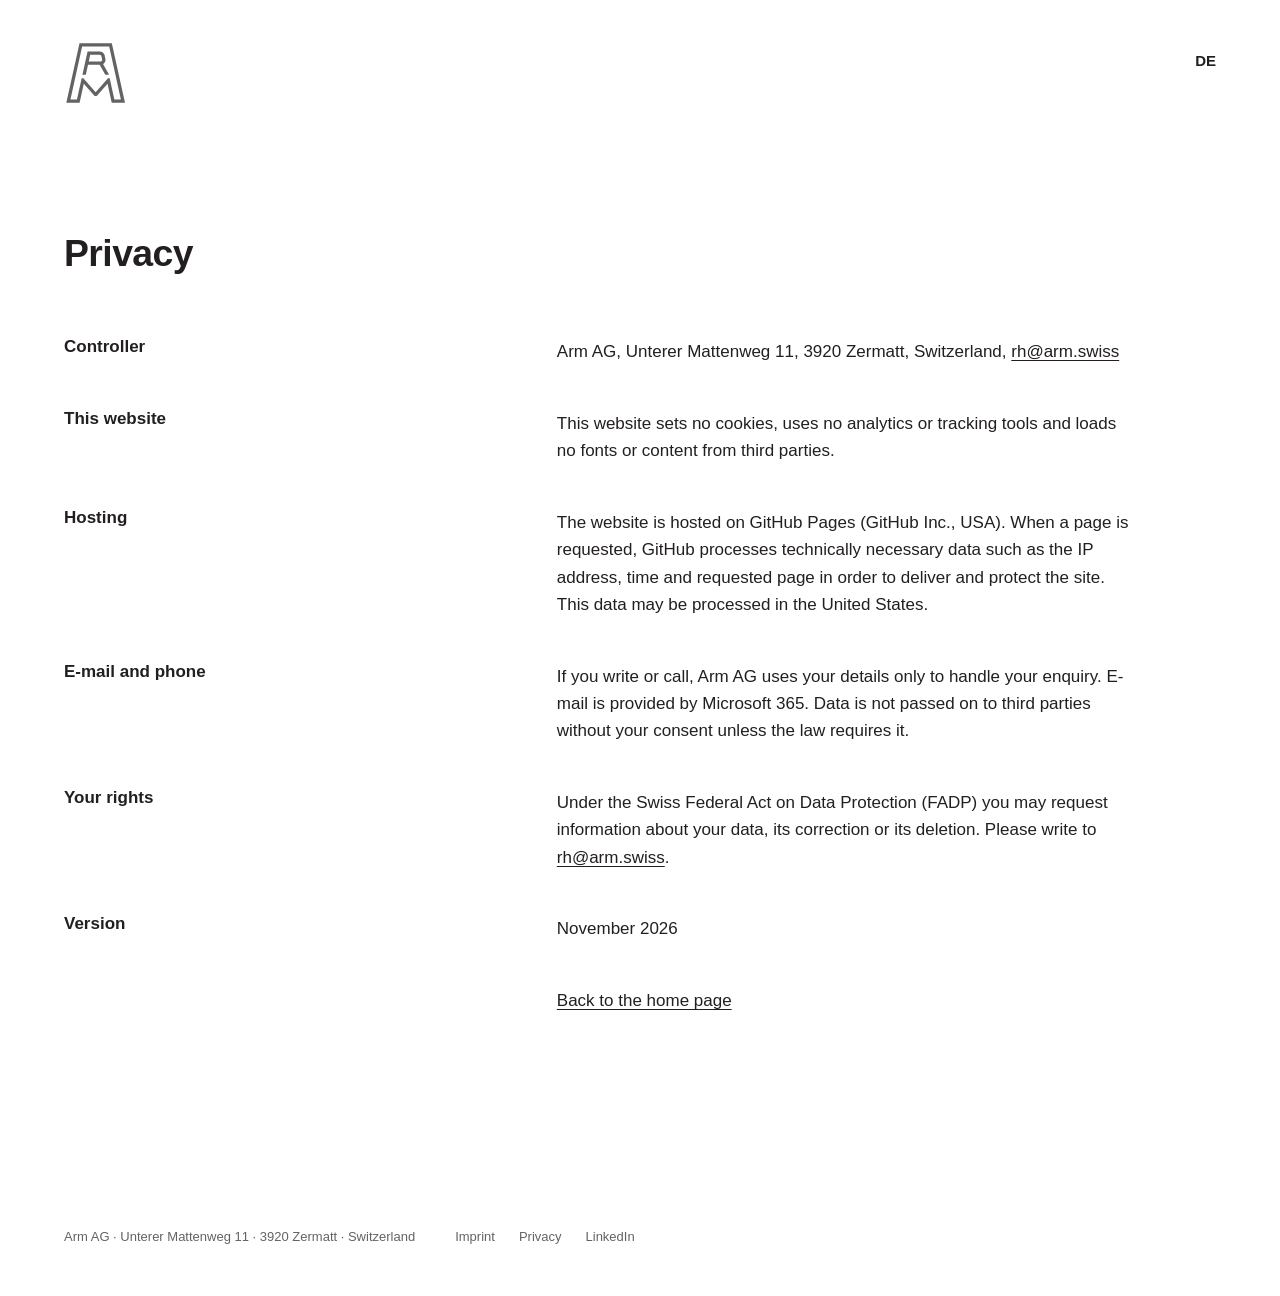
<file: privacy-policy/index.html>
<!doctype html>
<html lang="en">
<head>
<meta charset="utf-8">
<meta name="viewport" content="width=device-width,initial-scale=1">
<title>Privacy | ARM</title>
<meta name="description" content="Privacy, Arm AG, Zermatt">
<link rel="canonical" href="https://www.arm.swiss/privacy-policy/">
<link rel="alternate" hreflang="en" href="https://www.arm.swiss/privacy-policy/"><link rel="alternate" hreflang="de" href="https://www.arm.swiss/de/datenschutz/">
<link rel="icon" href="../favicon.svg" type="image/svg+xml">
<link rel="icon" href="../favicon-32.png" sizes="32x32" type="image/png">
<link rel="apple-touch-icon" href="../apple-touch-icon.png">
<meta name="theme-color" content="#FFFFFF">
<meta name="robots" content="noindex,follow">
<meta property="og:type" content="website">
<meta property="og:site_name" content="ARM – Private Office">
<meta property="og:title" content="Privacy | ARM">
<meta property="og:description" content="Privacy, Arm AG, Zermatt">
<meta property="og:url" content="https://www.arm.swiss/privacy-policy/">
<meta property="og:image" content="https://www.arm.swiss/img/og.png">
<meta property="og:image:width" content="1200"><meta property="og:image:height" content="630">
<meta property="og:image:alt" content="ARM monogram">
<meta name="twitter:card" content="summary_large_image">
<link rel="stylesheet" href="../style.css?v=4">
</head>
<body>
<a class="skip" href="#main">Skip to content</a>
<header class="top"><div class="wrap top-in">
<a class="mark" href="../" aria-label="ARM – Private Office, home"><svg xmlns="http://www.w3.org/2000/svg" class="mono" aria-hidden="true" focusable="false" viewBox="-9.6 -1.2 19.2 19.4"><path fill="#656263" fill-rule="evenodd" d="M-3.597,11.769 L-0.314,15.500 L0.314,15.500 L3.597,11.769 L4.868,17.500 L8.892,17.500 L4.901,-0.500 L-4.901,-0.500 L-8.892,17.500 L-4.868,17.500 Z M5.670,16.500 L4.251,10.100 L3.734,10.100 L0.000,14.343 L-3.734,10.100 L-4.251,10.100 L-5.670,16.500 L-7.646,16.500 L-4.099,0.500 L4.099,0.500 L7.646,16.500 Z M2.396,5.683 L2.473,5.619 L2.544,5.551 L2.612,5.477 L2.674,5.400 L2.731,5.318 L2.782,5.233 L2.828,5.145 L2.868,5.054 L2.901,4.960 L2.929,4.865 L2.950,4.768 L2.964,4.669 L2.972,4.570 L2.973,4.471 L2.968,4.372 L2.956,4.273 L2.940,4.183 L2.714,3.167 L2.692,3.082 L2.662,2.990 L2.627,2.900 L2.585,2.813 L2.538,2.728 L2.486,2.647 L2.428,2.569 L2.366,2.496 L2.299,2.426 L2.228,2.361 L2.153,2.300 L2.073,2.245 L1.991,2.195 L1.905,2.150 L1.817,2.110 L1.727,2.077 L1.634,2.049 L1.540,2.028 L1.444,2.012 L1.348,2.003 L1.260,2.000 L-2.456,2.000 L-3.163,5.192 L-3.163,5.192 L-4.007,9.000 L-2.983,9.000 L-2.318,6.000 L1.209,6.000 L2.920,9.000 L4.071,9.000 L2.240,5.789 L2.316,5.741 Z M1.284,3.001 L1.316,3.004 L1.348,3.010 L1.379,3.017 L1.410,3.026 L1.440,3.037 L1.469,3.050 L1.498,3.065 L1.525,3.082 L1.552,3.100 L1.577,3.121 L1.601,3.142 L1.623,3.165 L1.644,3.190 L1.663,3.216 L1.680,3.243 L1.696,3.271 L1.710,3.300 L1.722,3.330 L1.732,3.361 L1.742,3.400 L1.960,4.384 L1.967,4.424 L1.971,4.457 L1.973,4.490 L1.973,4.523 L1.970,4.556 L1.965,4.589 L1.958,4.622 L1.949,4.653 L1.938,4.685 L1.925,4.715 L1.909,4.744 L1.892,4.773 L1.873,4.800 L1.853,4.826 L1.830,4.850 L1.806,4.873 L1.781,4.894 L1.754,4.913 L1.726,4.931 L1.697,4.947 L1.667,4.961 L1.636,4.973 L1.604,4.982 L1.572,4.990 L1.539,4.995 L1.506,4.999 L1.465,5.000 L-2.096,5.000 L-1.653,3.000 L1.244,3.000 Z"/></svg></a>
<nav class="nav" aria-label="Main"><a class="lang" href="../de/datenschutz/" hreflang="de" lang="de" title="Deutsch">DE</a></nav>
</div></header>
<main id="main">
<section class="page-head"><div class="wrap"><h1>Privacy</h1></div></section>
<section class="legal"><div class="wrap"><div class="grid row"><h2 class="row-h col-a">Controller</h2><p class="col-b">Arm AG, Unterer Mattenweg 11, 3920 Zermatt, Switzerland, <a href="mailto:rh@arm.swiss">rh@arm.swiss</a></p></div><div class="grid row"><h2 class="row-h col-a">This website</h2><p class="col-b">This website sets no cookies, uses no analytics or tracking tools and loads no fonts or content from third parties.</p></div><div class="grid row"><h2 class="row-h col-a">Hosting</h2><p class="col-b">The website is hosted on GitHub Pages (GitHub Inc., USA). When a page is requested, GitHub processes technically necessary data such as the IP address, time and requested page in order to deliver and protect the site. This data may be processed in the United States.</p></div><div class="grid row"><h2 class="row-h col-a">E-mail and phone</h2><p class="col-b">If you write or call, Arm AG uses your details only to handle your enquiry. E-mail is provided by Microsoft 365. Data is not passed on to third parties without your consent unless the law requires it.</p></div><div class="grid row"><h2 class="row-h col-a">Your rights</h2><p class="col-b">Under the Swiss Federal Act on Data Protection (FADP) you may request information about your data, its correction or its deletion. Please write to <a href="mailto:rh@arm.swiss">rh@arm.swiss</a>.</p></div><div class="grid row"><h2 class="row-h col-a">Version</h2><p class="col-b">November 2026</p></div>
<div class="grid row"><p class="col-b"><a href="../">Back to the home page</a></p></div>
</div></section>
</main>
<footer class="foot"><div class="wrap foot-in">
<p>Arm AG · Unterer Mattenweg 11 · 3920 Zermatt · Switzerland</p>
<p class="foot-links"><a href="../legal-notice/">Imprint</a><a href="../privacy-policy/">Privacy</a><a href="https://www.linkedin.com/company/armswiss/" rel="noopener">LinkedIn</a></p>
</div></footer>
</body>
</html>
</file>
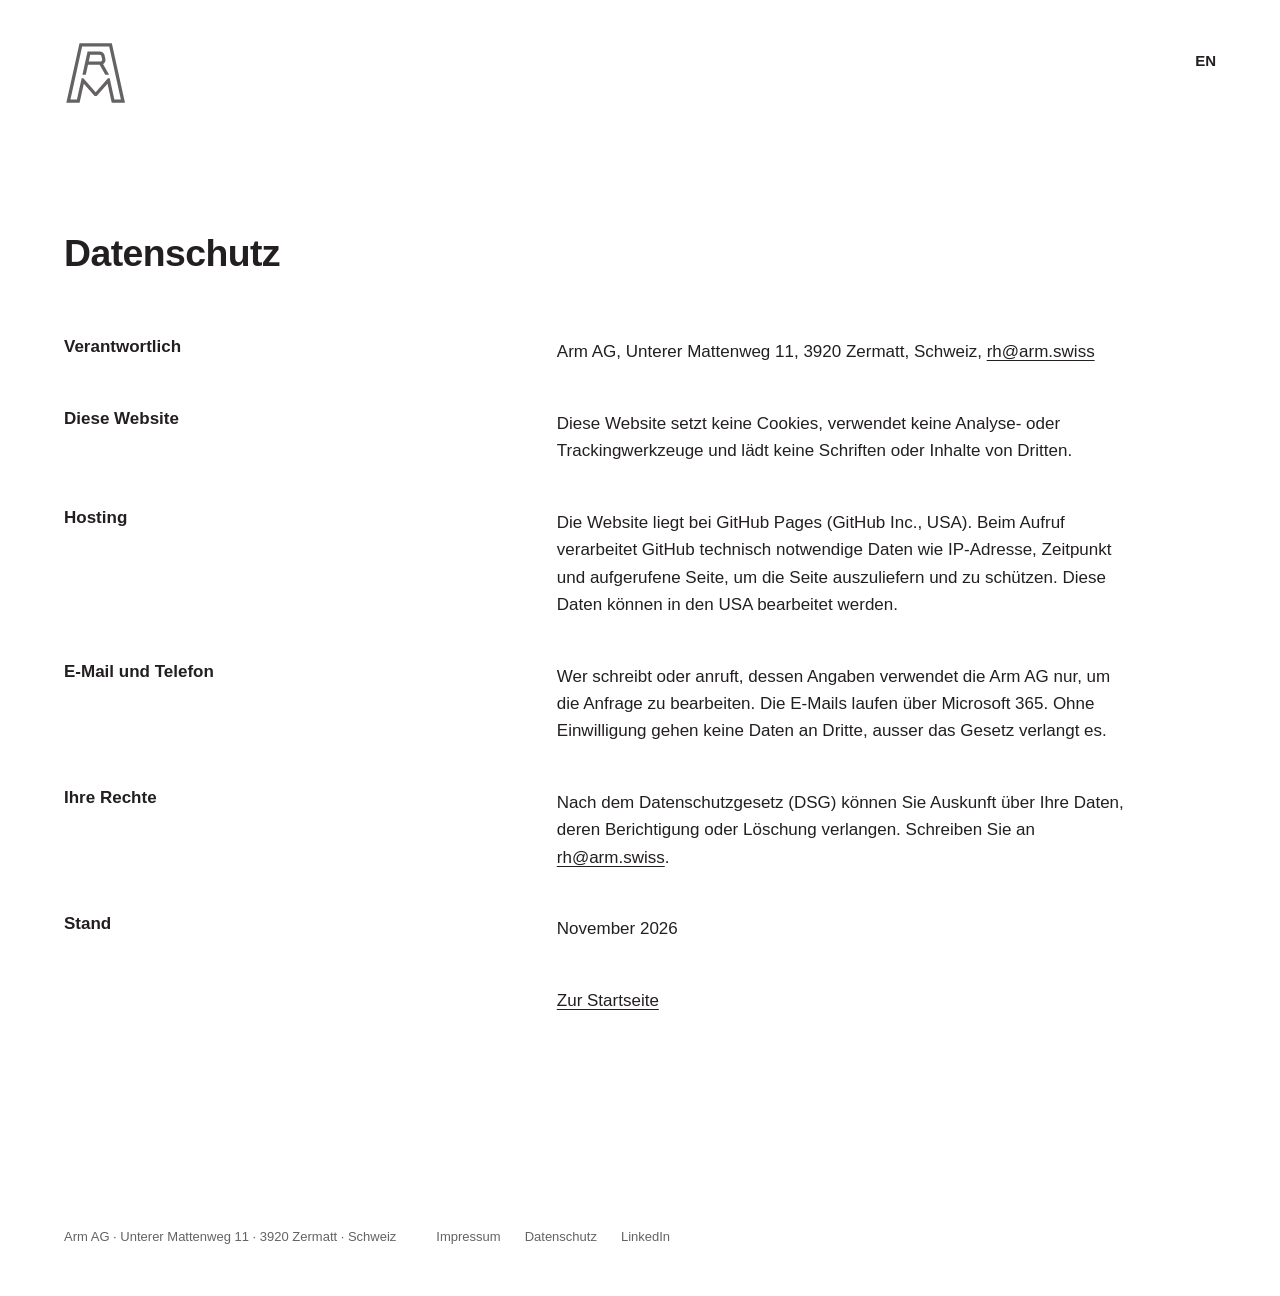
<file: de/datenschutz/index.html>
<!doctype html>
<html lang="de-CH">
<head>
<meta charset="utf-8">
<meta name="viewport" content="width=device-width,initial-scale=1">
<title>Datenschutz | ARM</title>
<meta name="description" content="Datenschutz, Arm AG, Zermatt">
<link rel="canonical" href="https://www.arm.swiss/de/datenschutz/">
<link rel="alternate" hreflang="en" href="https://www.arm.swiss/privacy-policy/"><link rel="alternate" hreflang="de" href="https://www.arm.swiss/de/datenschutz/">
<link rel="icon" href="../../favicon.svg" type="image/svg+xml">
<link rel="icon" href="../../favicon-32.png" sizes="32x32" type="image/png">
<link rel="apple-touch-icon" href="../../apple-touch-icon.png">
<meta name="theme-color" content="#FFFFFF">
<meta name="robots" content="noindex,follow">
<meta property="og:type" content="website">
<meta property="og:site_name" content="ARM – Private Office">
<meta property="og:title" content="Datenschutz | ARM">
<meta property="og:description" content="Datenschutz, Arm AG, Zermatt">
<meta property="og:url" content="https://www.arm.swiss/de/datenschutz/">
<meta property="og:image" content="https://www.arm.swiss/img/og.png">
<meta property="og:image:width" content="1200"><meta property="og:image:height" content="630">
<meta property="og:image:alt" content="ARM monogram">
<meta name="twitter:card" content="summary_large_image">
<link rel="stylesheet" href="../../style.css?v=4">
</head>
<body>
<a class="skip" href="#main">Zum Inhalt</a>
<header class="top"><div class="wrap top-in">
<a class="mark" href="../../de/" aria-label="ARM – Private Office, Startseite"><svg xmlns="http://www.w3.org/2000/svg" class="mono" aria-hidden="true" focusable="false" viewBox="-9.6 -1.2 19.2 19.4"><path fill="#656263" fill-rule="evenodd" d="M-3.597,11.769 L-0.314,15.500 L0.314,15.500 L3.597,11.769 L4.868,17.500 L8.892,17.500 L4.901,-0.500 L-4.901,-0.500 L-8.892,17.500 L-4.868,17.500 Z M5.670,16.500 L4.251,10.100 L3.734,10.100 L0.000,14.343 L-3.734,10.100 L-4.251,10.100 L-5.670,16.500 L-7.646,16.500 L-4.099,0.500 L4.099,0.500 L7.646,16.500 Z M2.396,5.683 L2.473,5.619 L2.544,5.551 L2.612,5.477 L2.674,5.400 L2.731,5.318 L2.782,5.233 L2.828,5.145 L2.868,5.054 L2.901,4.960 L2.929,4.865 L2.950,4.768 L2.964,4.669 L2.972,4.570 L2.973,4.471 L2.968,4.372 L2.956,4.273 L2.940,4.183 L2.714,3.167 L2.692,3.082 L2.662,2.990 L2.627,2.900 L2.585,2.813 L2.538,2.728 L2.486,2.647 L2.428,2.569 L2.366,2.496 L2.299,2.426 L2.228,2.361 L2.153,2.300 L2.073,2.245 L1.991,2.195 L1.905,2.150 L1.817,2.110 L1.727,2.077 L1.634,2.049 L1.540,2.028 L1.444,2.012 L1.348,2.003 L1.260,2.000 L-2.456,2.000 L-3.163,5.192 L-3.163,5.192 L-4.007,9.000 L-2.983,9.000 L-2.318,6.000 L1.209,6.000 L2.920,9.000 L4.071,9.000 L2.240,5.789 L2.316,5.741 Z M1.284,3.001 L1.316,3.004 L1.348,3.010 L1.379,3.017 L1.410,3.026 L1.440,3.037 L1.469,3.050 L1.498,3.065 L1.525,3.082 L1.552,3.100 L1.577,3.121 L1.601,3.142 L1.623,3.165 L1.644,3.190 L1.663,3.216 L1.680,3.243 L1.696,3.271 L1.710,3.300 L1.722,3.330 L1.732,3.361 L1.742,3.400 L1.960,4.384 L1.967,4.424 L1.971,4.457 L1.973,4.490 L1.973,4.523 L1.970,4.556 L1.965,4.589 L1.958,4.622 L1.949,4.653 L1.938,4.685 L1.925,4.715 L1.909,4.744 L1.892,4.773 L1.873,4.800 L1.853,4.826 L1.830,4.850 L1.806,4.873 L1.781,4.894 L1.754,4.913 L1.726,4.931 L1.697,4.947 L1.667,4.961 L1.636,4.973 L1.604,4.982 L1.572,4.990 L1.539,4.995 L1.506,4.999 L1.465,5.000 L-2.096,5.000 L-1.653,3.000 L1.244,3.000 Z"/></svg></a>
<nav class="nav" aria-label="Hauptnavigation"><a class="lang" href="../../privacy-policy/" hreflang="en" lang="en" title="English">EN</a></nav>
</div></header>
<main id="main">
<section class="page-head"><div class="wrap"><h1>Datenschutz</h1></div></section>
<section class="legal"><div class="wrap"><div class="grid row"><h2 class="row-h col-a">Verantwortlich</h2><p class="col-b">Arm AG, Unterer Mattenweg 11, 3920 Zermatt, Schweiz, <a href="mailto:rh@arm.swiss">rh@arm.swiss</a></p></div><div class="grid row"><h2 class="row-h col-a">Diese Website</h2><p class="col-b">Diese Website setzt keine Cookies, verwendet keine Analyse- oder Trackingwerkzeuge und lädt keine Schriften oder Inhalte von Dritten.</p></div><div class="grid row"><h2 class="row-h col-a">Hosting</h2><p class="col-b">Die Website liegt bei GitHub Pages (GitHub Inc., USA). Beim Aufruf verarbeitet GitHub technisch notwendige Daten wie IP-Adresse, Zeitpunkt und aufgerufene Seite, um die Seite auszuliefern und zu schützen. Diese Daten können in den USA bearbeitet werden.</p></div><div class="grid row"><h2 class="row-h col-a">E-Mail und Telefon</h2><p class="col-b">Wer schreibt oder anruft, dessen Angaben verwendet die Arm AG nur, um die Anfrage zu bearbeiten. Die E-Mails laufen über Microsoft 365. Ohne Einwilligung gehen keine Daten an Dritte, ausser das Gesetz verlangt es.</p></div><div class="grid row"><h2 class="row-h col-a">Ihre Rechte</h2><p class="col-b">Nach dem Datenschutzgesetz (DSG) können Sie Auskunft über Ihre Daten, deren Berichtigung oder Löschung verlangen. Schreiben Sie an <a href="mailto:rh@arm.swiss">rh@arm.swiss</a>.</p></div><div class="grid row"><h2 class="row-h col-a">Stand</h2><p class="col-b">November 2026</p></div>
<div class="grid row"><p class="col-b"><a href="../../de/">Zur Startseite</a></p></div>
</div></section>
</main>
<footer class="foot"><div class="wrap foot-in">
<p>Arm AG · Unterer Mattenweg 11 · 3920 Zermatt · Schweiz</p>
<p class="foot-links"><a href="../../de/impressum/">Impressum</a><a href="../../de/datenschutz/">Datenschutz</a><a href="https://www.linkedin.com/company/armswiss/" rel="noopener">LinkedIn</a></p>
</div></footer>
</body>
</html>
</file>
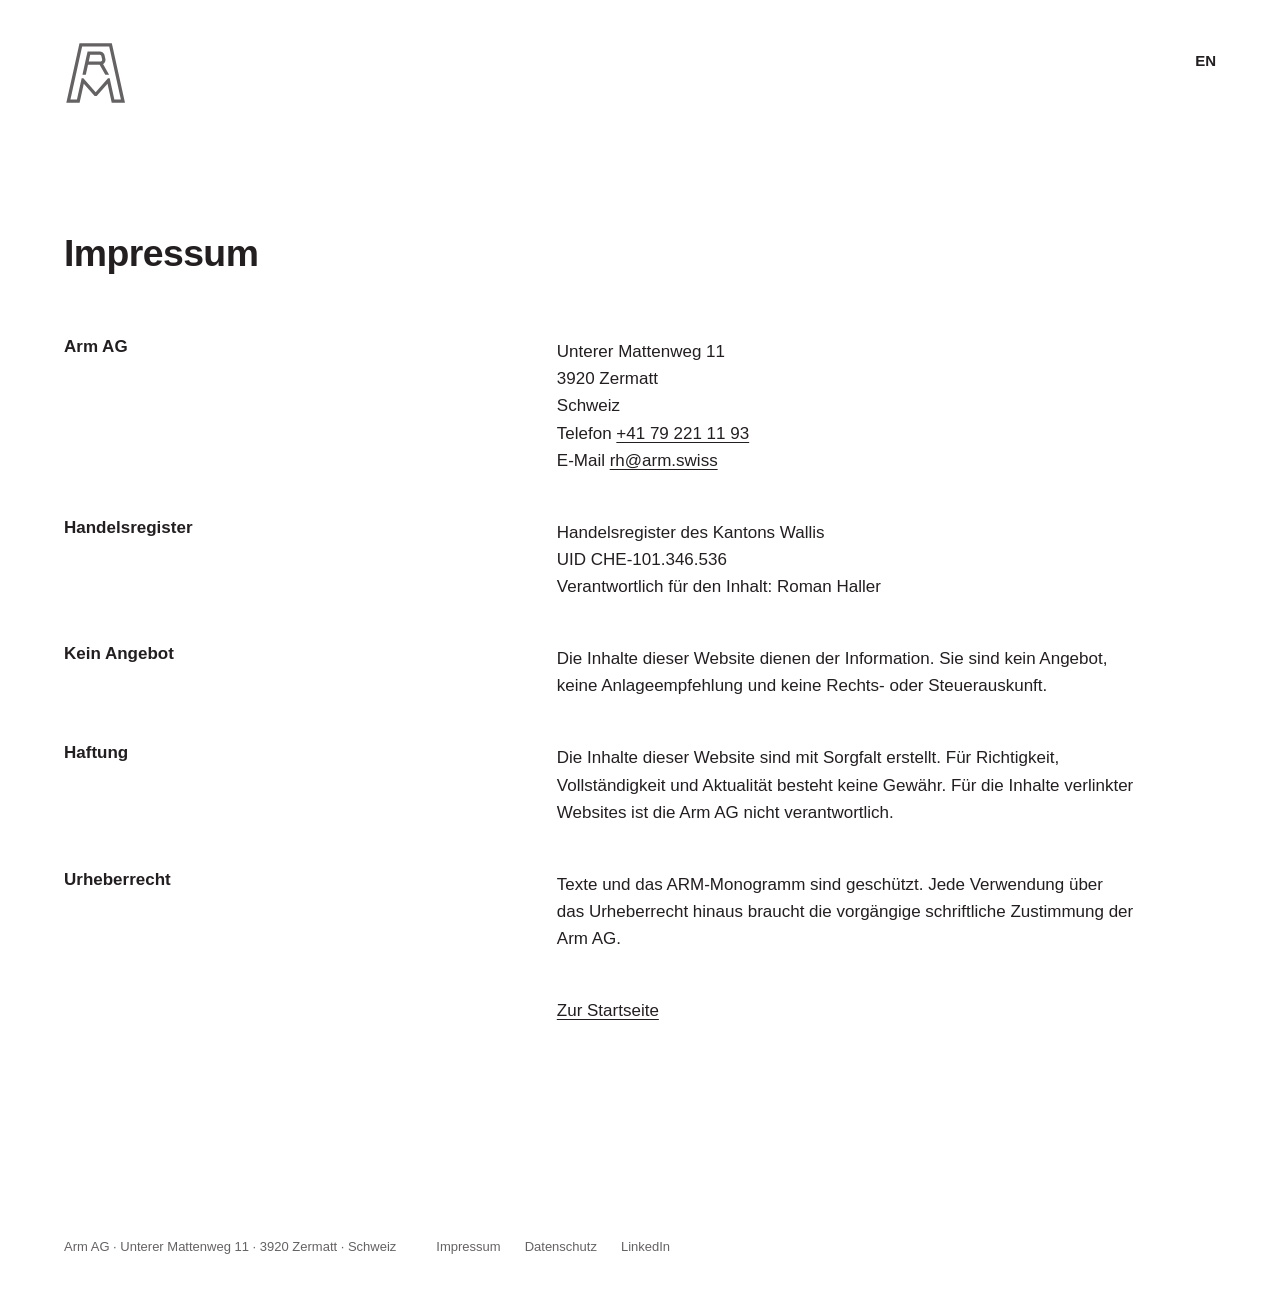
<file: de/impressum/index.html>
<!doctype html>
<html lang="de-CH">
<head>
<meta charset="utf-8">
<meta name="viewport" content="width=device-width,initial-scale=1">
<title>Impressum | ARM</title>
<meta name="description" content="Impressum, Arm AG, Zermatt">
<link rel="canonical" href="https://www.arm.swiss/de/impressum/">
<link rel="alternate" hreflang="en" href="https://www.arm.swiss/legal-notice/"><link rel="alternate" hreflang="de" href="https://www.arm.swiss/de/impressum/">
<link rel="icon" href="../../favicon.svg" type="image/svg+xml">
<link rel="icon" href="../../favicon-32.png" sizes="32x32" type="image/png">
<link rel="apple-touch-icon" href="../../apple-touch-icon.png">
<meta name="theme-color" content="#FFFFFF">
<meta name="robots" content="noindex,follow">
<meta property="og:type" content="website">
<meta property="og:site_name" content="ARM – Private Office">
<meta property="og:title" content="Impressum | ARM">
<meta property="og:description" content="Impressum, Arm AG, Zermatt">
<meta property="og:url" content="https://www.arm.swiss/de/impressum/">
<meta property="og:image" content="https://www.arm.swiss/img/og.png">
<meta property="og:image:width" content="1200"><meta property="og:image:height" content="630">
<meta property="og:image:alt" content="ARM monogram">
<meta name="twitter:card" content="summary_large_image">
<link rel="stylesheet" href="../../style.css?v=4">
</head>
<body>
<a class="skip" href="#main">Zum Inhalt</a>
<header class="top"><div class="wrap top-in">
<a class="mark" href="../../de/" aria-label="ARM – Private Office, Startseite"><svg xmlns="http://www.w3.org/2000/svg" class="mono" aria-hidden="true" focusable="false" viewBox="-9.6 -1.2 19.2 19.4"><path fill="#656263" fill-rule="evenodd" d="M-3.597,11.769 L-0.314,15.500 L0.314,15.500 L3.597,11.769 L4.868,17.500 L8.892,17.500 L4.901,-0.500 L-4.901,-0.500 L-8.892,17.500 L-4.868,17.500 Z M5.670,16.500 L4.251,10.100 L3.734,10.100 L0.000,14.343 L-3.734,10.100 L-4.251,10.100 L-5.670,16.500 L-7.646,16.500 L-4.099,0.500 L4.099,0.500 L7.646,16.500 Z M2.396,5.683 L2.473,5.619 L2.544,5.551 L2.612,5.477 L2.674,5.400 L2.731,5.318 L2.782,5.233 L2.828,5.145 L2.868,5.054 L2.901,4.960 L2.929,4.865 L2.950,4.768 L2.964,4.669 L2.972,4.570 L2.973,4.471 L2.968,4.372 L2.956,4.273 L2.940,4.183 L2.714,3.167 L2.692,3.082 L2.662,2.990 L2.627,2.900 L2.585,2.813 L2.538,2.728 L2.486,2.647 L2.428,2.569 L2.366,2.496 L2.299,2.426 L2.228,2.361 L2.153,2.300 L2.073,2.245 L1.991,2.195 L1.905,2.150 L1.817,2.110 L1.727,2.077 L1.634,2.049 L1.540,2.028 L1.444,2.012 L1.348,2.003 L1.260,2.000 L-2.456,2.000 L-3.163,5.192 L-3.163,5.192 L-4.007,9.000 L-2.983,9.000 L-2.318,6.000 L1.209,6.000 L2.920,9.000 L4.071,9.000 L2.240,5.789 L2.316,5.741 Z M1.284,3.001 L1.316,3.004 L1.348,3.010 L1.379,3.017 L1.410,3.026 L1.440,3.037 L1.469,3.050 L1.498,3.065 L1.525,3.082 L1.552,3.100 L1.577,3.121 L1.601,3.142 L1.623,3.165 L1.644,3.190 L1.663,3.216 L1.680,3.243 L1.696,3.271 L1.710,3.300 L1.722,3.330 L1.732,3.361 L1.742,3.400 L1.960,4.384 L1.967,4.424 L1.971,4.457 L1.973,4.490 L1.973,4.523 L1.970,4.556 L1.965,4.589 L1.958,4.622 L1.949,4.653 L1.938,4.685 L1.925,4.715 L1.909,4.744 L1.892,4.773 L1.873,4.800 L1.853,4.826 L1.830,4.850 L1.806,4.873 L1.781,4.894 L1.754,4.913 L1.726,4.931 L1.697,4.947 L1.667,4.961 L1.636,4.973 L1.604,4.982 L1.572,4.990 L1.539,4.995 L1.506,4.999 L1.465,5.000 L-2.096,5.000 L-1.653,3.000 L1.244,3.000 Z"/></svg></a>
<nav class="nav" aria-label="Hauptnavigation"><a class="lang" href="../../legal-notice/" hreflang="en" lang="en" title="English">EN</a></nav>
</div></header>
<main id="main">
<section class="page-head"><div class="wrap"><h1>Impressum</h1></div></section>
<section class="legal"><div class="wrap"><div class="grid row"><h2 class="row-h col-a">Arm AG</h2><p class="col-b">Unterer Mattenweg 11<br>3920 Zermatt<br>Schweiz<br>Telefon <a href="tel:+41792211193">+41 79 221 11 93</a><br>E-Mail <a href="mailto:rh@arm.swiss">rh@arm.swiss</a></p></div><div class="grid row"><h2 class="row-h col-a">Handelsregister</h2><p class="col-b">Handelsregister des Kantons Wallis<br>UID CHE-101.346.536<br>Verantwortlich für den Inhalt: Roman Haller</p></div><div class="grid row"><h2 class="row-h col-a">Kein Angebot</h2><p class="col-b">Die Inhalte dieser Website dienen der Information. Sie sind kein Angebot, keine Anlageempfehlung und keine Rechts- oder Steuerauskunft.</p></div><div class="grid row"><h2 class="row-h col-a">Haftung</h2><p class="col-b">Die Inhalte dieser Website sind mit Sorgfalt erstellt. Für Richtigkeit, Vollständigkeit und Aktualität besteht keine Gewähr. Für die Inhalte verlinkter Websites ist die Arm AG nicht verantwortlich.</p></div><div class="grid row"><h2 class="row-h col-a">Urheberrecht</h2><p class="col-b">Texte und das ARM-Monogramm sind geschützt. Jede Verwendung über das Urheberrecht hinaus braucht die vorgängige schriftliche Zustimmung der Arm AG.</p></div>
<div class="grid row"><p class="col-b"><a href="../../de/">Zur Startseite</a></p></div>
</div></section>
</main>
<footer class="foot"><div class="wrap foot-in">
<p>Arm AG · Unterer Mattenweg 11 · 3920 Zermatt · Schweiz</p>
<p class="foot-links"><a href="../../de/impressum/">Impressum</a><a href="../../de/datenschutz/">Datenschutz</a><a href="https://www.linkedin.com/company/armswiss/" rel="noopener">LinkedIn</a></p>
</div></footer>
</body>
</html>
</file>
<file: style.css>
/* arm.swiss, Gestaltung nach arm-brand: Arial, Graustufen, Schwarz 100 als Hauptfarbe,
   eine Webfarbe nur als Fläche für die Herkunft. Proportionen auf 12 Spalten,
   Schriftgrade auf einer Quartenleiter (Faktor 1.333) über 18 px: 18 · 24 · 32 · 42 · 56 · 75 · 100.
   Abstände in Vielfachen von 8 px. Auf dem Handy werden die grossen Grade gestaucht. */
:root{
  --s100:#231F20; --g70:#656263; --g30:#BDBCBC; --g7:#F0EFEF; --w:#FFFFFF;
  --kobalt:#1F50B2;
  --max:1360px; --pad:clamp(24px,5vw,80px); --gut:clamp(16px,2.4vw,40px);
  --f:Arial,Helvetica,sans-serif;
  --t-s:15px; --t-m:clamp(17px,1.25vw,18px); --t-l:clamp(20px,1.67vw,24px);
  --t-xl:clamp(24px,2.22vw,32px); --t-xxl:clamp(32px,2.92vw,42px);
  --t-4:clamp(44px,5.2vw,75px); --t-5:clamp(64px,6.95vw,100px);
  --sp:clamp(88px,10vw,144px);
}
*{box-sizing:border-box}
html{-webkit-text-size-adjust:100%;scroll-behavior:smooth;scroll-padding-top:24px}
@media (prefers-reduced-motion:reduce){html{scroll-behavior:auto}}
body{margin:0;background:var(--w);color:var(--s100);font:400 var(--t-m)/1.6 var(--f);-webkit-font-smoothing:antialiased;text-rendering:optimizeLegibility}
h1,h2,h3{font-weight:700;margin:0;line-height:1.1}
p,ul{margin:0}
ul{padding:0;list-style:none}
a{color:inherit;text-decoration:underline;text-decoration-thickness:1px;text-underline-offset:.18em}
a:hover{text-decoration-thickness:2px}
:focus-visible{outline:2px solid currentColor;outline-offset:4px}
.wrap{max-width:var(--max);margin:0 auto;padding:0 var(--pad)}
.skip{position:absolute;left:-9999px;top:0}
.skip:focus{left:var(--pad);top:8px;background:var(--w);color:var(--s100);padding:6px 10px;z-index:20}

/* Raster: 12 Spalten. Titel links über 4, Inhalt rechts über 7, eine Spalte Luft */
.grid{display:grid;grid-template-columns:repeat(12,minmax(0,1fr));column-gap:var(--gut)}
.col-a{grid-column:1 / span 4}
.col-b{grid-column:6 / span 7}

/* Kopf: Monogramm oben links, Navigation rechts */
.top-in{display:flex;align-items:flex-start;justify-content:space-between;gap:24px;padding-top:clamp(24px,3.2vw,48px)}
.mark{display:block;line-height:0}
.mono{height:64px;width:auto}
.nav{display:flex;flex-wrap:wrap;justify-content:flex-end;gap:8px 32px;font-size:var(--t-s);padding-top:8px}
.nav a{text-decoration:none;color:var(--g70)}
.nav a:hover{color:var(--s100)}
.nav .lang{color:var(--s100);font-weight:700}
.top-dark .nav a{color:#fff;opacity:.72}
.top-dark .nav a:hover,.top-dark .nav .lang{opacity:1;color:#fff}

/* Einstieg: Schwarz 100, ganze Höhe, Titel auf dem unteren Drittel */
.hero{background:var(--s100);color:#fff;min-height:100vh;min-height:100svh;display:flex;flex-direction:column}
.hero .top{flex:0 0 auto}
.hero-in{flex:1 0 auto;display:flex;flex-direction:column;justify-content:flex-end;padding-bottom:clamp(56px,9vh,120px);width:100%}
.hero h1{font-size:var(--t-5);line-height:.95;letter-spacing:-.02em;margin-left:-.04em}
.sub{font-size:var(--t-l);line-height:1.4;max-width:24em;margin-top:clamp(24px,2.8vw,40px);color:#fff;opacity:.8}

/* Aussage */
.intro{padding:var(--sp) 0 calc(var(--sp) * .75)}
.statement{grid-column:1 / span 9;font-size:var(--t-xl);line-height:1.3;letter-spacing:-.005em}
.statement-2{grid-column:6 / span 6;margin-top:clamp(32px,4vw,56px);font-size:var(--t-l);line-height:1.45;color:var(--g70)}

/* Abschnitte */
.sec{padding:calc(var(--sp) * .75) 0 var(--sp)}
.sec-grey{background:var(--g7);padding-top:var(--sp)}
.h2{font-size:var(--t-xxl);line-height:1.1;letter-spacing:-.01em}

/* Was ARM macht: sechs Felder, drei nebeneinander, getragen vom Weissraum */
.fields{display:grid;grid-template-columns:repeat(3,minmax(0,1fr));column-gap:var(--gut);row-gap:clamp(48px,5vw,80px);margin-top:clamp(48px,5.5vw,80px)}
.field{padding-right:clamp(0px,2vw,32px)}
.field h3{font-size:var(--t-l);line-height:1.2;margin-bottom:16px}
.field .who{color:var(--g70);margin-bottom:12px}
.field p{max-width:28em}
.note{margin-top:clamp(48px,5.5vw,80px);font-size:var(--t-s);color:var(--g70);max-width:40em}

/* Wie ARM arbeitet */
.way{display:grid;grid-template-columns:repeat(2,minmax(0,1fr));column-gap:var(--gut);row-gap:clamp(40px,4.5vw,72px)}
.way h3{font-size:var(--t-l);margin-bottom:12px}
.way p{max-width:24em}

/* Herkunft: einzige Farbfläche, Kobaltblau, Schrift weiss */
.origin{background:var(--kobalt);color:#fff;padding:var(--sp) 0}
.origin-h{font-size:var(--t-4);line-height:1;letter-spacing:-.015em}
.origin-t{font-size:var(--t-l);line-height:1.45;align-self:end;max-width:26em}

/* Kontakt */
.contact{padding-top:var(--sp)}
.contact-lead{color:var(--g70);margin-bottom:16px}
.mail{font-size:var(--t-xl);font-weight:700;line-height:1.2;word-break:break-word}
.mail a{text-decoration:none;background:linear-gradient(currentColor,currentColor) no-repeat 0 100%/0 2px;transition:background-size .25s}
.mail a:hover{background-size:100% 2px}
.phone{font-size:var(--t-l);margin-top:8px}
.phone a{text-decoration:none}
.who-c{margin-top:40px;color:var(--g70)}

/* Rechtliches und 404 */
.page-head{padding:clamp(64px,10vw,152px) 0 clamp(40px,5vw,72px)}
.page-head h1{font-size:var(--t-xxl);letter-spacing:-.015em}
.sub-l{font-size:var(--t-l);color:var(--g70);margin-top:24px;max-width:28em}
.back{margin-top:40px}
.legal{padding-bottom:var(--sp)}
.row{padding:0 0 clamp(32px,3.5vw,48px)}
.row-h{font-size:var(--t-m)}
.row .col-b{max-width:34em}

/* Fusszeile: klein, Grau 70, ohne Logo und ohne Linie */
.foot{font-size:13px;color:var(--g70);padding:40px 0 48px}
.contact + .foot,.legal + .foot{padding-top:0}
.foot-in{display:flex;flex-wrap:wrap;gap:8px 40px}
.foot p{margin:0}
.foot-links{display:flex;gap:24px;flex-wrap:wrap}
.foot a{text-decoration:none}
.foot a:hover{color:var(--s100);text-decoration:underline}

@media (min-width:1025px){
  .field h3{min-height:2.4em}
}
@media (max-width:1024px){
  .fields{grid-template-columns:repeat(2,minmax(0,1fr))}
  .col-a{grid-column:1 / span 12;margin-bottom:40px}
  .col-b{grid-column:1 / span 12}
  .origin-t{max-width:30em}
  .statement{grid-column:1 / span 12}
  .statement-2{grid-column:3 / span 10}
}
@media (max-width:640px){
  .mono{height:48px}
  .nav a:not(.lang){display:none}
  .fields,.way{grid-template-columns:1fr}
  .statement-2{grid-column:1 / span 12}
  .field{padding-right:0}
}
@media print{.hero{min-height:auto;background:none;color:var(--s100)}.origin{background:none;color:var(--s100)}.nav{display:none}}
</file>
